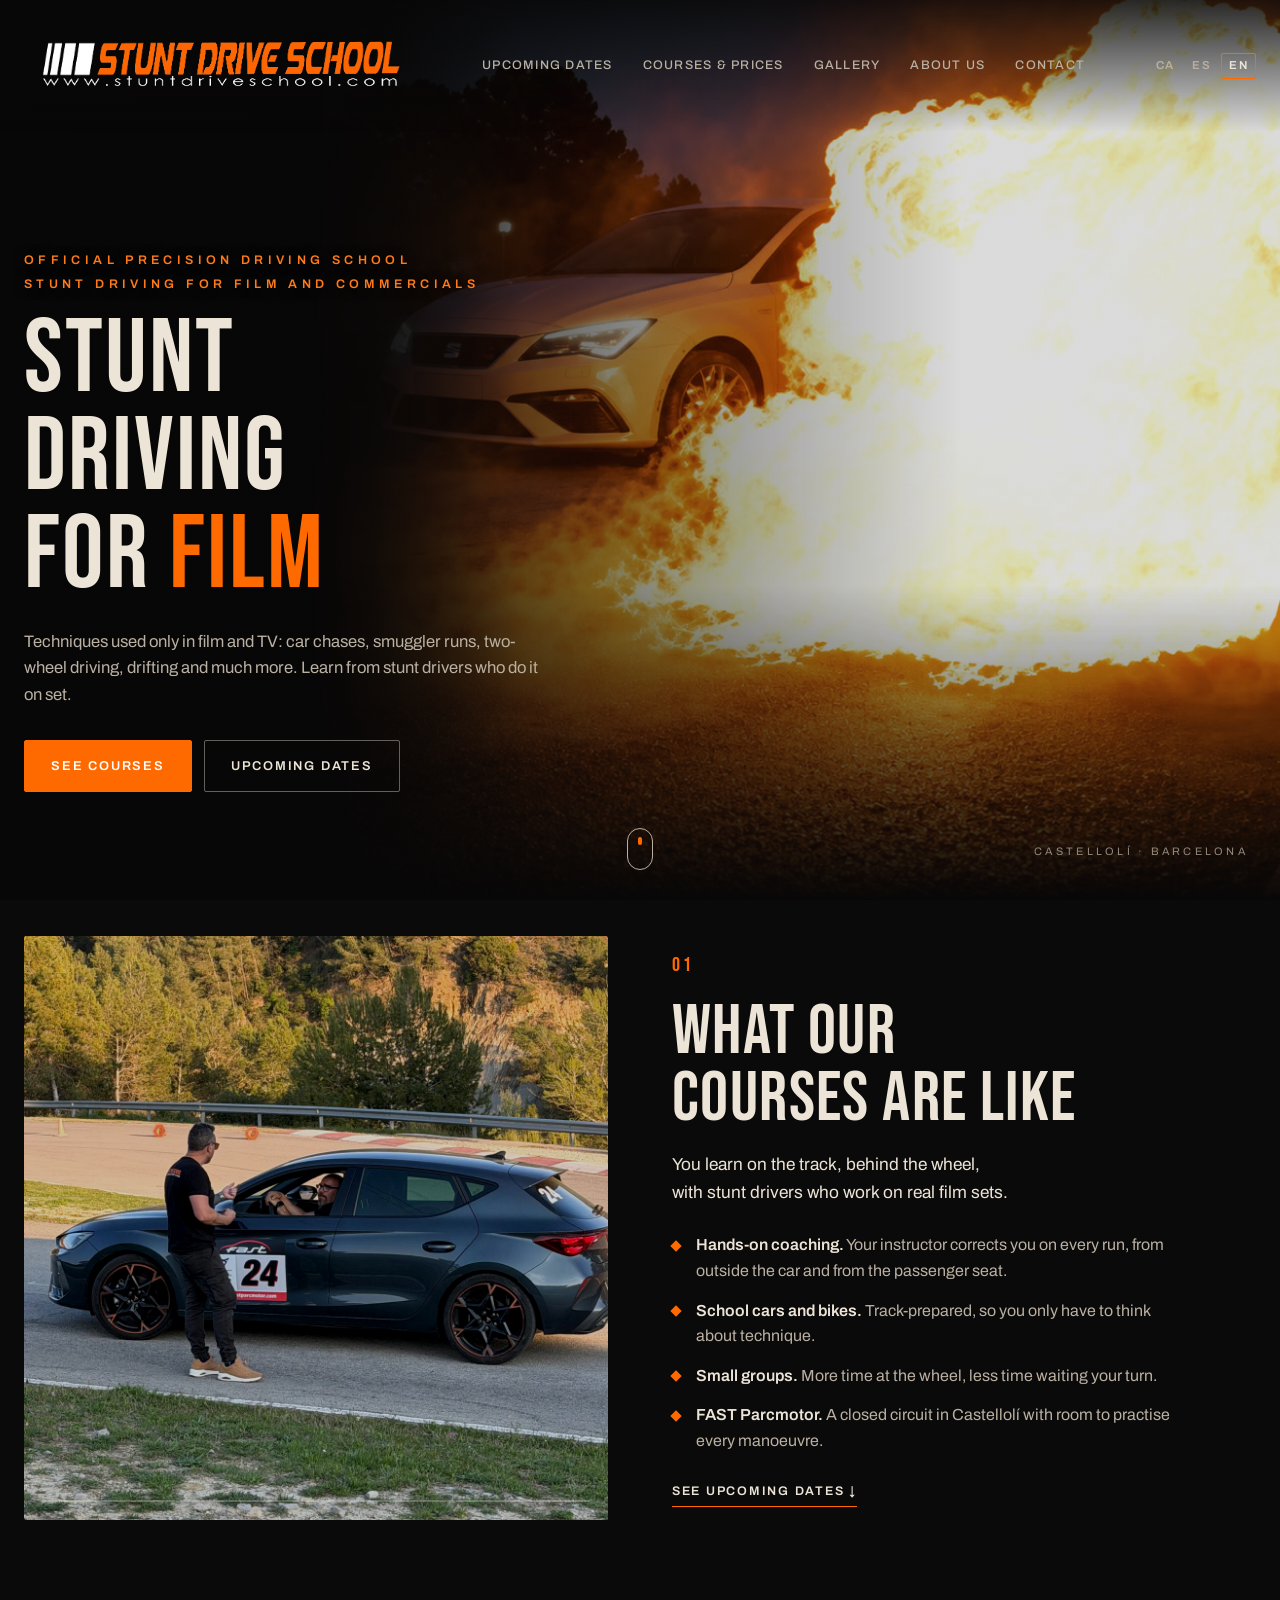
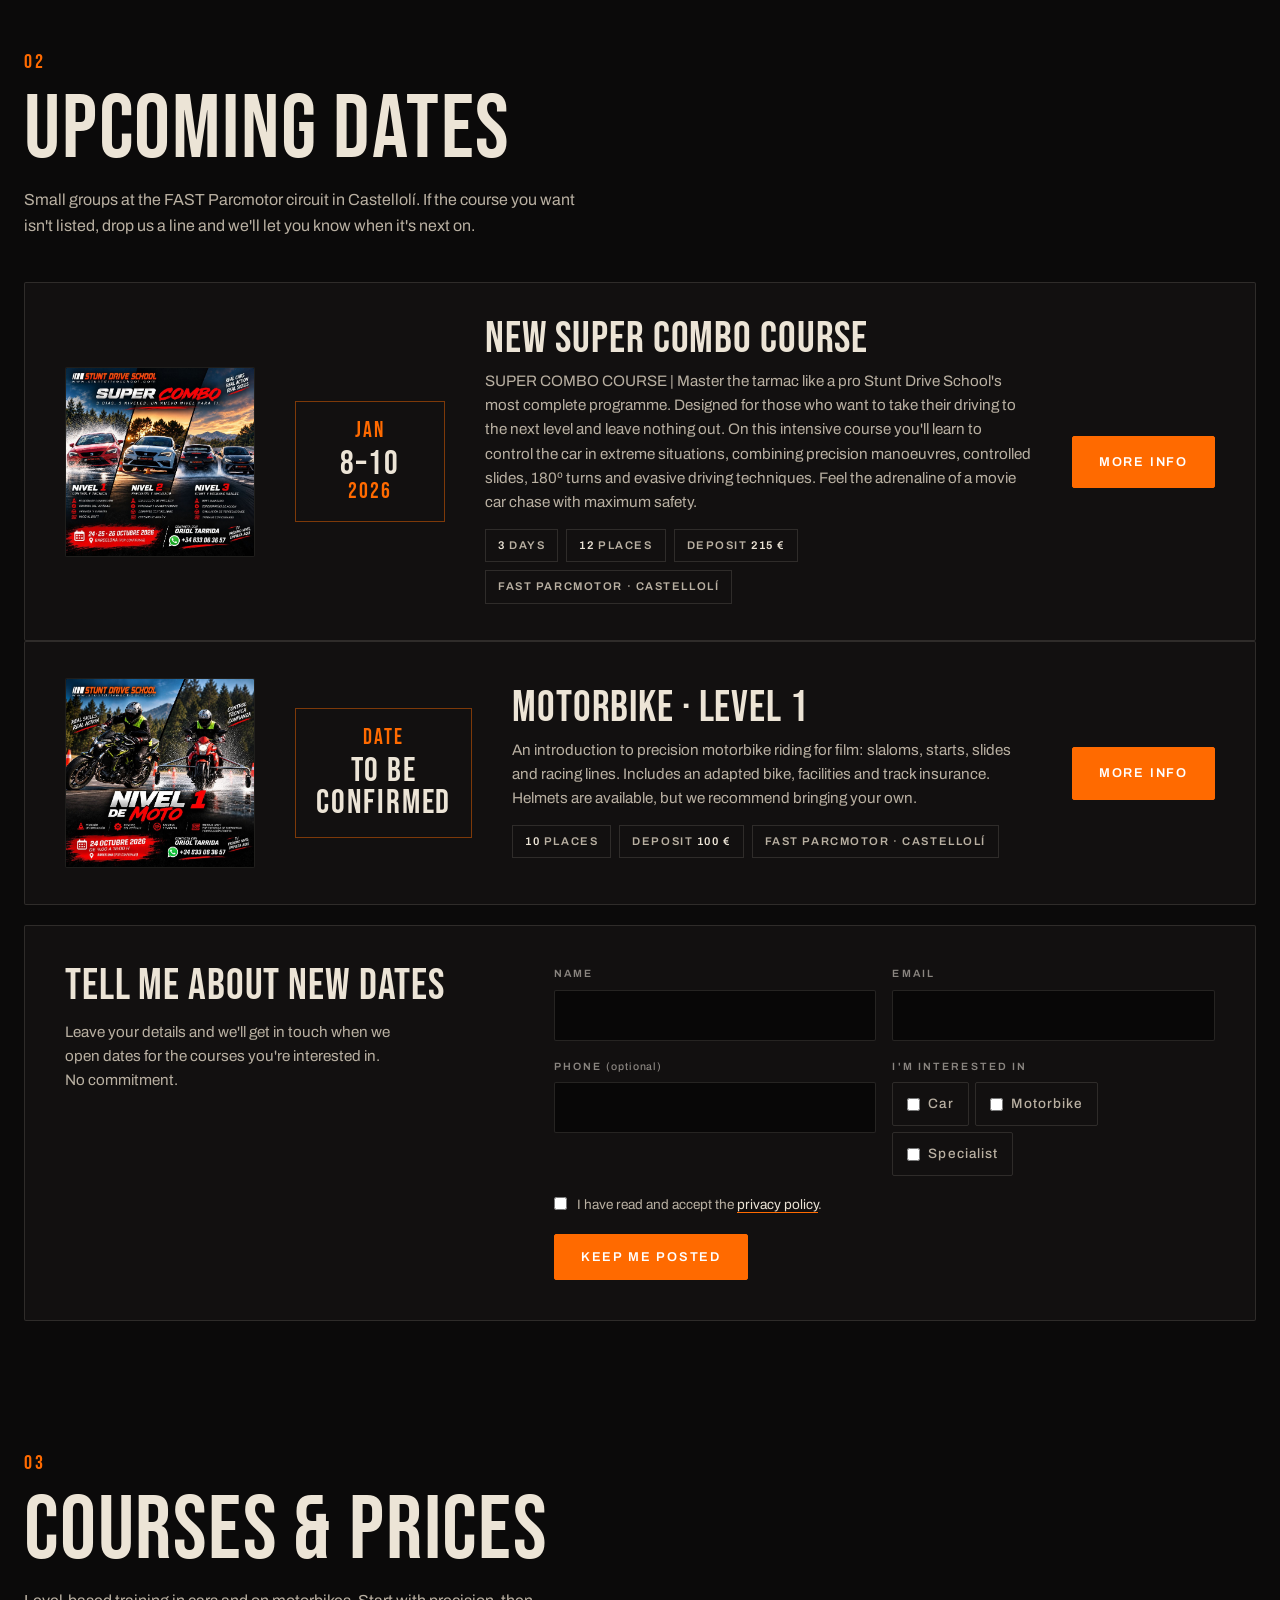
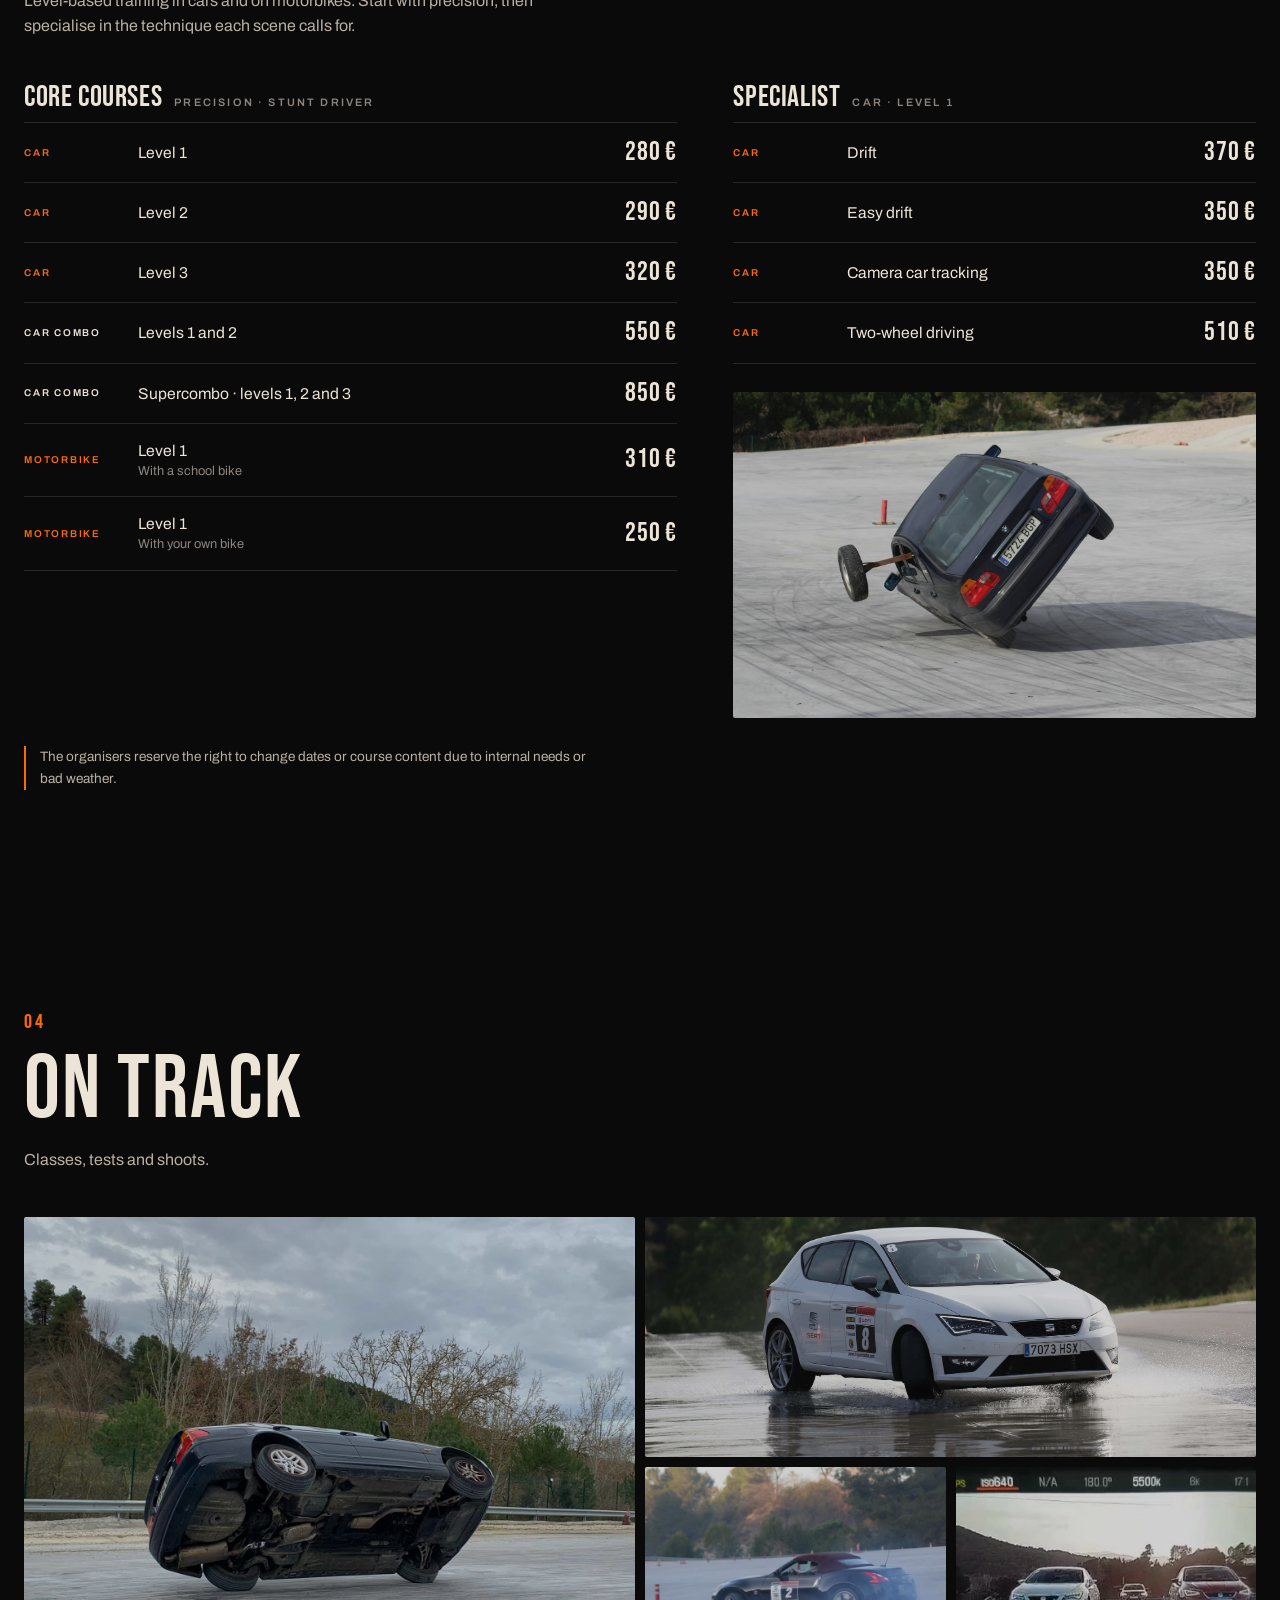
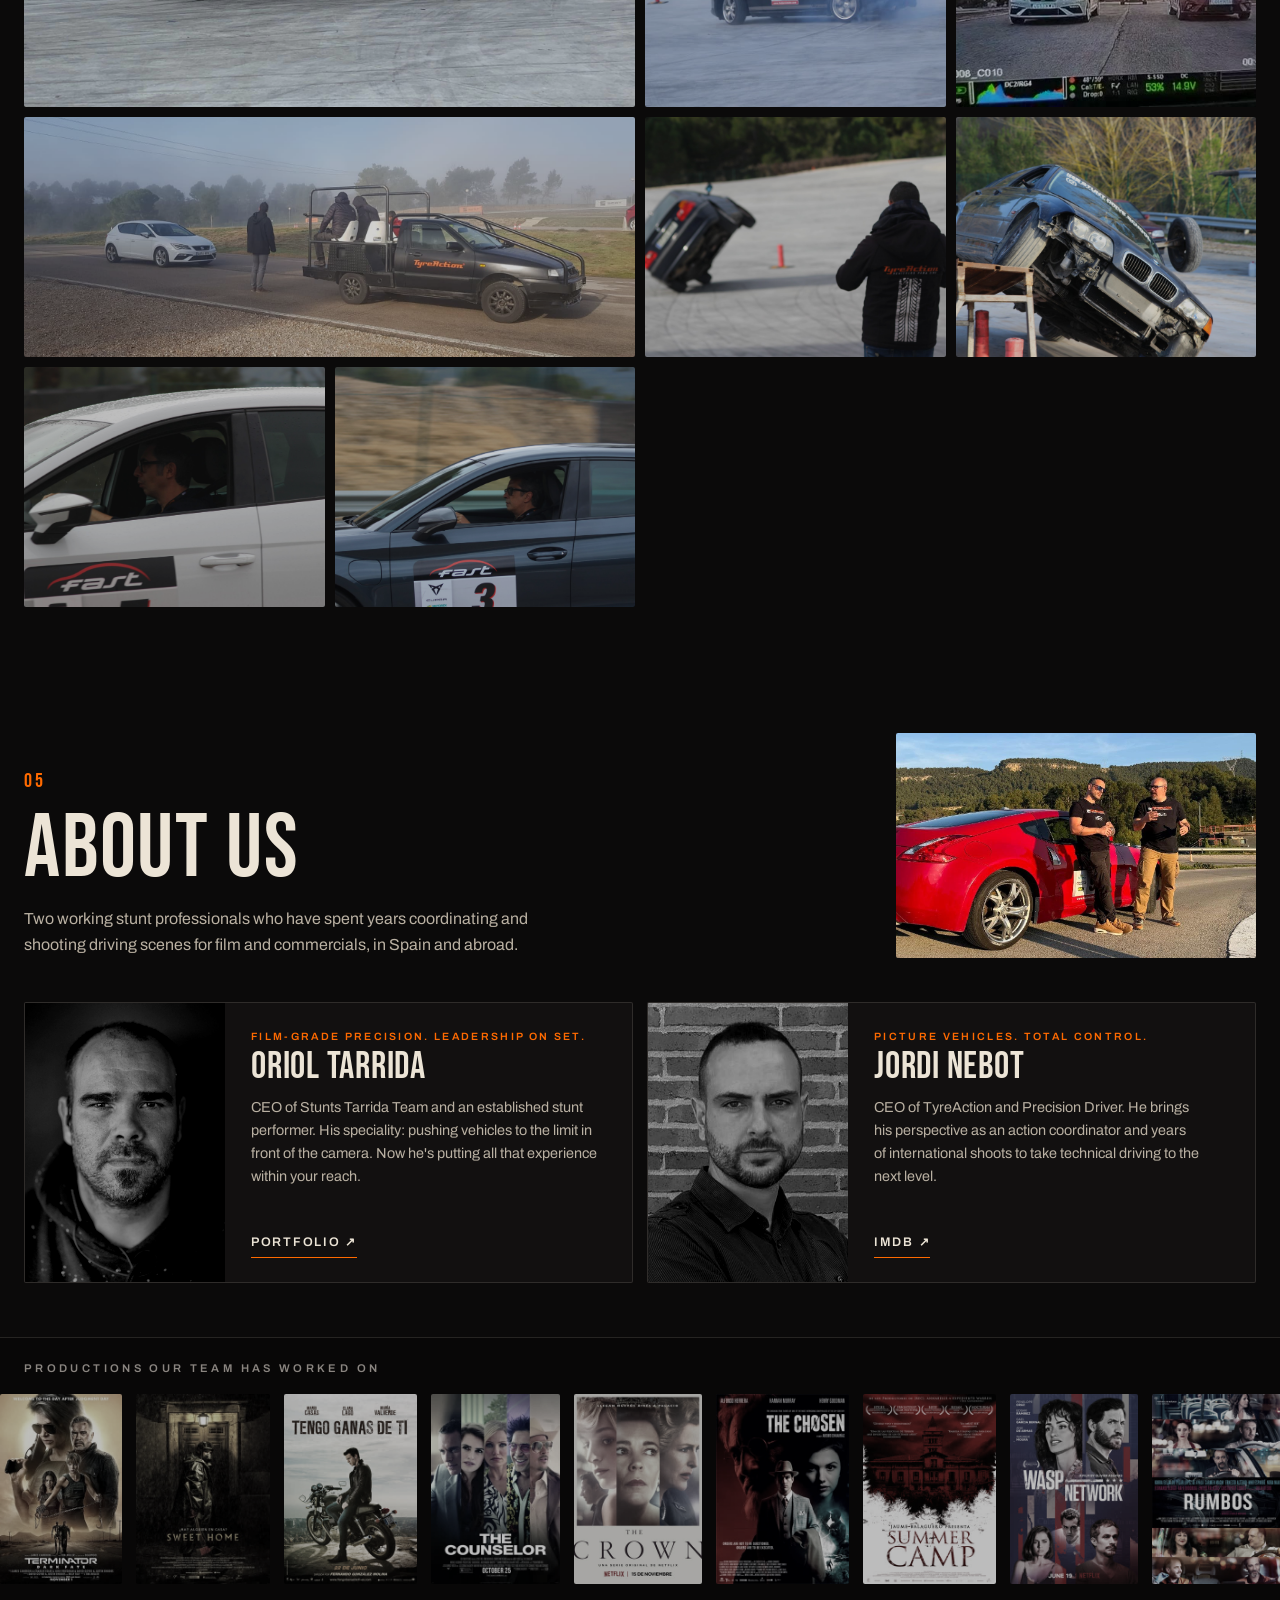
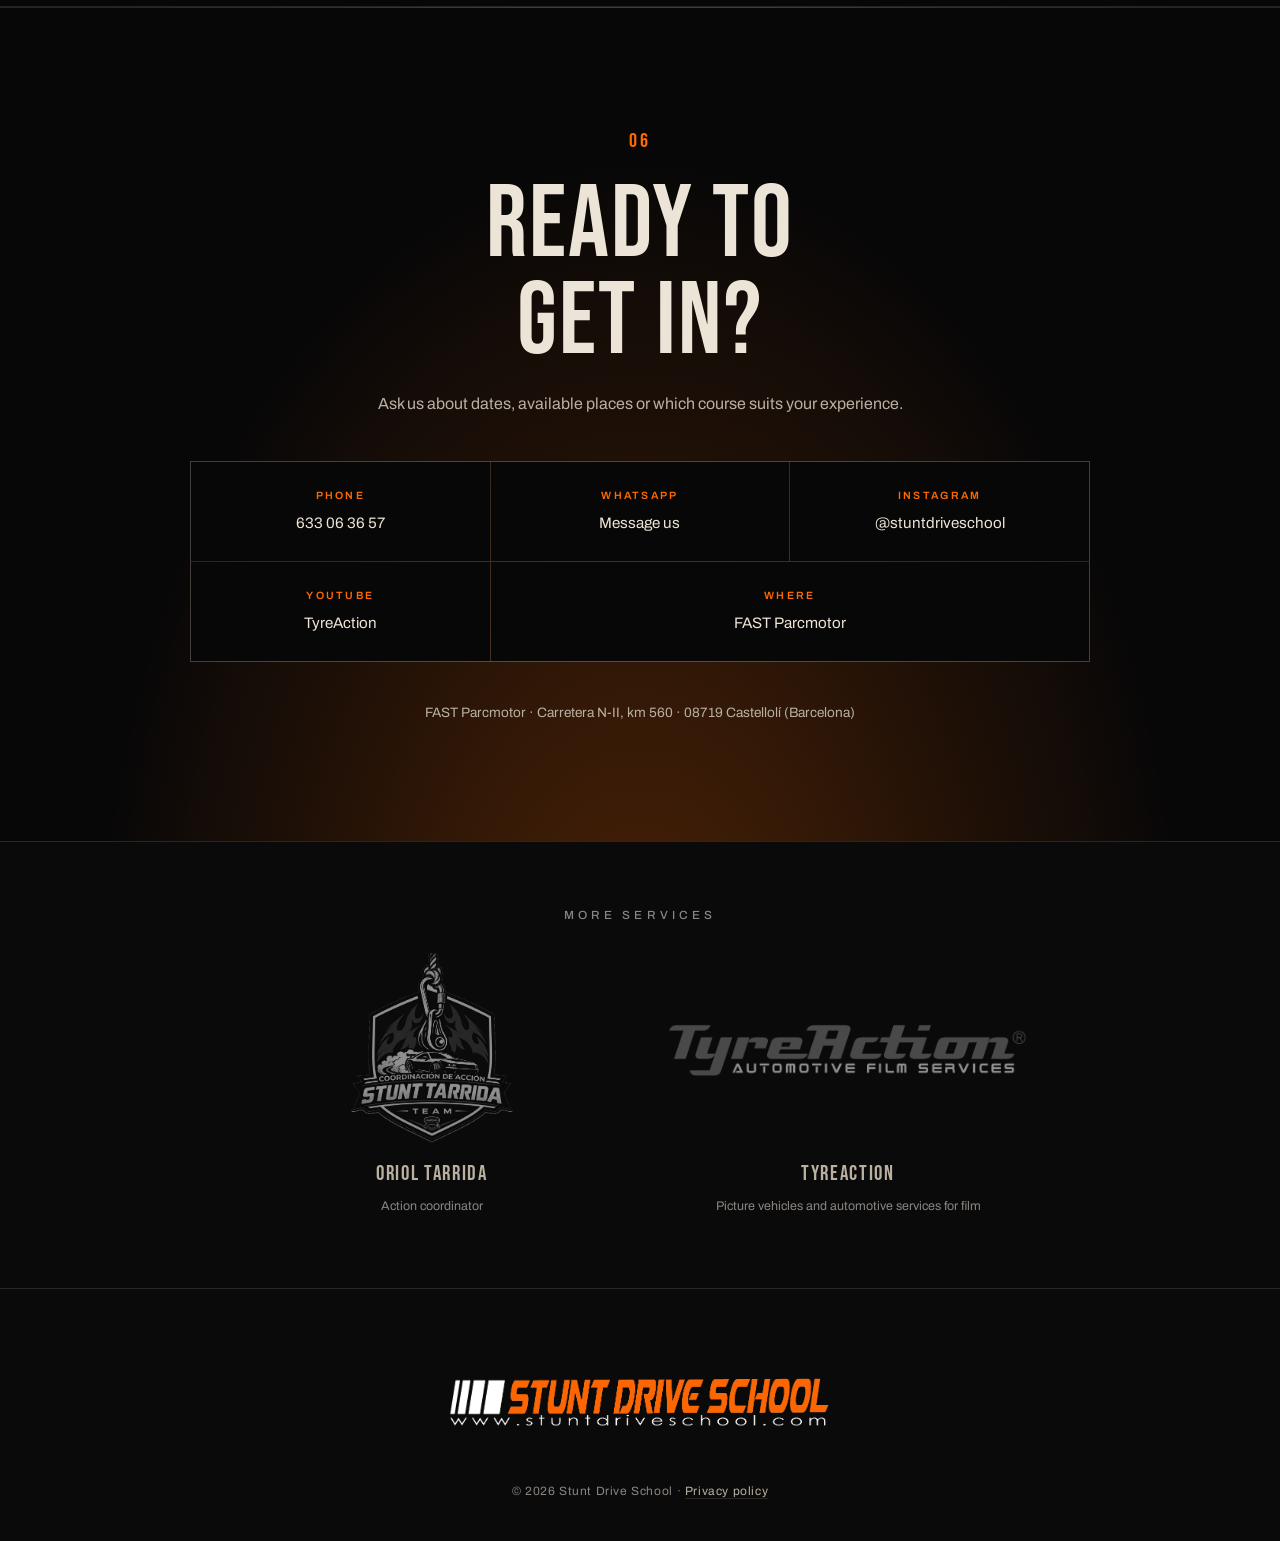
<file: index.html>
<!DOCTYPE html>
<html lang="es">
<head>
<meta charset="UTF-8">
<meta name="viewport" content="width=device-width, initial-scale=1.0">
<title data-i18n="inicio.meta.titulo">Stunt Drive School — Escuela de conducción para especialistas de cine</title>
<meta name="description" data-i18n-attr="content:inicio.meta.descripcion" content="Escuela oficial de conducción de precisión para especialistas de cine y publicidad: persecuciones, drift, coches a dos ruedas, seguimiento con camera car y moto. Cursos en Castellolí (Barcelona).">
<meta name="theme-color" content="#0b0a0a">
<link rel="icon" type="image/png" href="assets/brand/stuntdriveschool-logo.png">

<meta property="og:type" content="website">
<meta property="og:title" content="Stunt Drive School — Conducción de precisión para cine">
<meta property="og:description" content="Cursos de stunt driver y precision driver en Castellolí (Barcelona).">
<meta property="og:image" content="assets/img/hero-fuego.jpg">

<link rel="preconnect" href="https://fonts.googleapis.com">
<link rel="preconnect" href="https://fonts.gstatic.com" crossorigin>
<link href="https://fonts.googleapis.com/css2?family=Bebas+Neue&family=Archivo:wght@400;500;600&display=swap" rel="stylesheet">
<link rel="preload" as="image" href="assets/img/hero-fuego.jpg" fetchpriority="high">
<link rel="stylesheet" href="css/style.css?v=25">
<script src="js/i18n.js?v=7"></script>
</head>
<body>

<div class="scroll-progress" id="scrollProgress"><span></span></div>

<header class="site-header" id="siteHeader">
  <div class="header-inner">
    <a href="#top" class="logo-link" aria-label="Stunt Drive School — inicio" data-i18n-attr="aria-label:comun.inicioAria">
      <img src="assets/brand/stuntdriveschool-logo.png" width="1063" height="301" alt="Stunt Drive School" class="logo-img">
    </a>

    <nav class="main-nav" id="mainNav">
      <a href="#fechas" data-i18n="comun.nav.fechas">Próximas fechas</a>
      <a href="#cursos" data-i18n="comun.nav.cursos">Cursos y precios</a>
      <a href="#galeria" data-i18n="comun.nav.galeria">Galería</a>
      <a href="#equipo" data-i18n="comun.nav.equipo">Quiénes somos</a>
      <a href="#contacto" data-i18n="comun.nav.contacto">Contacto</a>
    </nav>

    <div class="header-actions">
      <div class="lang-switch" role="group" aria-label="Idioma" data-i18n-attr="aria-label:comun.idioma">
        <button type="button" data-lang="ca" lang="ca" title="Català">CA</button>
        <button type="button" data-lang="es" lang="es" title="Castellano" aria-pressed="true">ES</button>
        <button type="button" data-lang="en" lang="en" title="English">EN</button>
      </div>
      <a href="#contacto" class="btn btn-small" data-i18n="comun.reservarPlaza">Reservar plaza</a>
      <button class="nav-toggle" id="navToggle" aria-label="Menú" data-i18n-attr="aria-label:comun.menu" aria-expanded="false">
        <span></span><span></span><span></span>
      </button>
    </div>
  </div>
</header>

<main>

  <!-- ===== HERO ===== -->
  <section class="hero" id="top">
    <div class="hero-photo" id="heroPhoto">
      <img src="assets/img/hero-fuego.jpg" alt="Coche blanco atravesando una gran llamarada de fuego en pista" data-i18n-attr="alt:inicio.hero.alt" fetchpriority="high">
    </div>
    <div class="hero-scrim"></div>
    <div class="hero-content" id="heroContent">
      <p class="eyebrow"><span data-i18n="inicio.hero.eyebrow1">Escuela oficial de precisión</span><span data-i18n="inicio.hero.eyebrow2">Stunt driver para cine y publicidad</span></p>
      <h1 class="hero-title" data-i18n-html="inicio.hero.titulo">Cursos de<br>conducción<br>para <em>cine</em></h1>
      <p class="hero-sub" data-i18n="inicio.hero.sub">Técnicas exclusivas del sector audiovisual: persecuciones, contrabandistas, coches a dos ruedas, drift y mucho más. Aprende con especialistas que lo hacen en rodaje.</p>
      <div class="hero-ctas">
        <a href="#cursos" class="btn" data-i18n="inicio.hero.verCursos">Ver cursos</a>
        <a href="#fechas" class="btn btn-ghost" data-i18n="comun.nav.fechas">Próximas fechas</a>
      </div>
    </div>
    <p class="hero-motto">Castellolí · Barcelona</p>
    <a href="#experiencia" class="scroll-cue" aria-label="Bajar" data-i18n-attr="aria-label:inicio.hero.bajar"><span></span></a>
  </section>

  <!-- ===== ASÍ SON NUESTROS CURSOS ===== -->
  <section class="section curso-vivo" id="experiencia">
    <div class="vivo-grid">
      <div class="vivo-media reveal">
        <div class="slideshow" id="cursoSlideshow" aria-roledescription="carrusel" aria-label="Fotos de los cursos" data-i18n-attr="aria-roledescription:inicio.experiencia.carrusel;aria-label:inicio.experiencia.carruselAria">
        <!-- contenido:carrusel -->
        <img class="slide active" src="assets/img/carrusel/clase-cupra.jpg" alt="Instructor dando indicaciones a un alumno al volante en la pista">
        <img class="slide" src="assets/img/carrusel/clase-moto.jpg" alt="Dos alumnos en moto preparados para empezar un ejercicio" loading="lazy">
        <img class="slide" src="assets/img/carrusel/nissan-rojo.jpg" alt="Nissan 370Z rojo de la escuela en el circuito" loading="lazy">
        <img class="slide" src="assets/img/carrusel/nissan-flota.jpg" alt="Nissan 370Z descapotable de la escuela en el circuito" loading="lazy">
        <!-- /contenido:carrusel -->
          <div class="slide-progress" aria-hidden="true"></div>
          <button type="button" class="slide-arrow prev" aria-label="Foto anterior" data-i18n-attr="aria-label:inicio.experiencia.fotoAnterior">&#10094;</button>
          <button type="button" class="slide-arrow next" aria-label="Foto siguiente" data-i18n-attr="aria-label:inicio.experiencia.fotoSiguiente">&#10095;</button>
        </div>
      </div>
      <div class="vivo-text reveal">
        <span class="sec-index">01</span>
        <h2 data-i18n="inicio.experiencia.titulo">Así son nuestros cursos</h2>
        <p class="lead" data-i18n="inicio.experiencia.lead">Se aprende en pista, al volante, con especialistas que conducen en rodajes de verdad.</p>
        <ul class="features">
          <li data-i18n-html="inicio.experiencia.f1"><strong>Instrucción a pie de coche.</strong> El instructor te corrige en cada pasada, desde fuera y desde dentro.</li>
          <li data-i18n-html="inicio.experiencia.f2"><strong>Coches y motos de la escuela.</strong> Preparados para pista, para que solo te preocupes de la técnica.</li>
          <li data-i18n-html="inicio.experiencia.f3"><strong>Grupos reducidos.</strong> Más tiempo al volante y menos esperando turno.</li>
          <li data-i18n-html="inicio.experiencia.f4"><strong>FAST Parcmotor.</strong> Un circuito cerrado en Castellolí, con espacio para practicar cada maniobra.</li>
        </ul>
        <div class="text-links"><a href="#fechas" data-i18n="inicio.experiencia.verFechas">Ver próximas fechas ↓</a></div>
      </div>
    </div>
  </section>

  <!-- ===== PRÓXIMAS FECHAS ===== -->
  <section class="section section-tight" id="fechas">
    <div class="section-head reveal">
      <span class="sec-index">02</span>
      <h2 data-i18n="comun.nav.fechas">Próximas fechas</h2>
      <p data-i18n="inicio.fechas.intro">Grupos reducidos en el circuito FAST Parcmotor de Castellolí. Si te interesa un curso que no aparece, escríbenos y te avisamos de la próxima convocatoria.</p>
    </div>
    <!-- contenido:fechas -->
    <article class="event event-con-foto reveal">
      <a class="event-foto" href="cursos/super-combo/" aria-label="Más información: Nuevo curso Super combo"><img src="assets/img/fechas/09169526a99d.jpg" alt="Nuevo curso Super combo" loading="lazy"></a>
      <div class="event-date">Ene<b>8–10</b>2026</div>
      <div>
        <h3>Nuevo curso Super combo</h3>
        <p>CURSO SUPER COMBO | Domina el asfalto como un profesional
El programa más completo de Stunt Drive School. Diseñado para quienes quieren llevar su conducción al siguiente nivel sin dejarse nada en el tintero. En este curso intensivo aprenderás a controlar el coche en situaciones extremas, uniendo maniobras de precisión, derrapes controlados, giros de 180º y técnicas de evasión.
Siente la adrenalina de una persecución de cine con la máxima seguridad.</p>
        <div class="event-facts">
          <span><b>3</b> días</span>
          <span><b>12</b> plazas</span>
          <span>Reserva <b>215 €</b></span>
          <span>FAST Parcmotor · Castellolí</span>
        </div>
      </div>
      <a href="cursos/super-combo/" class="btn">Más información</a>
    </article>
    <article class="event event-con-foto reveal">
      <a class="event-foto" href="cursos/moto-nivel-1/" aria-label="Más información: Moto · Nivel 1"><img src="assets/img/fechas/678229727dba.jpg" alt="Moto · Nivel 1" loading="lazy"></a>
      <div class="event-date">Fecha<b>Por<br>confirmar</b></div>
      <div>
        <h3>Moto · Nivel 1</h3>
        <p>Iniciación a la conducción de moto de precisión para cine: slaloms, salidas, derrapes y trazadas. Incluye moto adaptada, instalaciones y seguro de pista. Hay cascos, pero recomendamos traer el tuyo.</p>
        <div class="event-facts">
          <span><b>10</b> plazas</span>
          <span>Reserva <b>100 €</b></span>
          <span>FAST Parcmotor · Castellolí</span>
        </div>
      </div>
      <a href="cursos/moto-nivel-1/" class="btn">Más información</a>
    </article>
    <!-- /contenido:fechas -->

    <!-- Lista de interesados: los datos van al servicio del minipc (data-api) -->
    <div class="notify reveal" id="avisos">
      <div class="notify-text">
        <h3 data-i18n="inicio.avisos.titulo">Avísame de nuevas fechas</h3>
        <p data-i18n="inicio.avisos.texto">Déjanos tus datos y te escribimos cuando abramos convocatoria de los cursos que te interesan. Sin compromiso.</p>
      </div>
      <form class="notify-form" id="avisosForm" novalidate
            data-api="https://api.stuntdriveschool.com/interesados"
            data-sitekey="0x4AAAAAAFyx1kmdXgqo5bX-">
        <div class="field">
          <label for="avNombre" data-i18n="inicio.avisos.nombre">Nombre</label>
          <input id="avNombre" name="nombre" type="text" autocomplete="name" maxlength="80" required>
        </div>
        <div class="field">
          <label for="avEmail" data-i18n="inicio.avisos.email">Email</label>
          <input id="avEmail" name="email" type="email" autocomplete="email" maxlength="254" required>
        </div>
        <div class="field">
          <label for="avTel" data-i18n-html="inicio.avisos.telefono">Teléfono <span>(opcional)</span></label>
          <input id="avTel" name="telefono" type="tel" autocomplete="tel" maxlength="20" inputmode="tel">
        </div>
        <fieldset class="field">
          <legend data-i18n="inicio.avisos.meInteresa">Me interesa</legend>
          <div class="chips">
            <label class="chip"><input type="checkbox" name="intereses" value="coche"> <span data-i18n="inicio.avisos.coche">Coche</span></label>
            <label class="chip"><input type="checkbox" name="intereses" value="moto"> <span data-i18n="inicio.avisos.moto">Moto</span></label>
            <label class="chip"><input type="checkbox" name="intereses" value="especificos"> <span data-i18n="inicio.avisos.especificos">Específicos</span></label>
          </div>
        </fieldset>
        <div class="hp" aria-hidden="true">
          <label for="avWeb">No rellenar</label>
          <input id="avWeb" name="web" type="text" tabindex="-1" autocomplete="off">
        </div>
        <label class="consent">
          <input type="checkbox" name="consentimiento" required>
          <span data-i18n-html="inicio.avisos.consentimiento">He leído y acepto la <a href="privacidad.html" target="_blank">política de privacidad</a>.</span>
        </label>
        <div class="turnstile" id="avTurnstile"></div>
        <div class="notify-actions">
          <button type="submit" class="btn" data-i18n="inicio.avisos.enviar">Quiero que me aviséis</button>
          <p class="notify-msg" id="avisosMsg" role="status" aria-live="polite"></p>
        </div>
      </form>
    </div>
  </section>

  <!-- ===== CURSOS ===== -->
  <section class="section section-tight" id="cursos">
    <div class="section-head reveal">
      <span class="sec-index">03</span>
      <h2 data-i18n="comun.nav.cursos">Cursos y precios</h2>
      <p data-i18n="inicio.cursos.intro">Formación por niveles en coche y moto. Empieza por la precisión y especialízate en la técnica que pide cada escena.</p>
    </div>

    <!-- contenido:cursos -->
    <div class="course-cols">
      <div class="reveal">
        <h3>Genéricos <small>Precisión · Stunt driver</small></h3>
        <ul class="price-list">
          <li><span class="pl-tag">Coche</span><span class="pl-name">Nivel 1</span><span class="pl-price">280 €</span></li>
          <li><span class="pl-tag">Coche</span><span class="pl-name">Nivel 2</span><span class="pl-price">290 €</span></li>
          <li><span class="pl-tag">Coche</span><span class="pl-name">Nivel 3</span><span class="pl-price">320 €</span></li>
          <li class="pl-combo"><span class="pl-tag">Combo coche</span><span class="pl-name">Niveles 1 y 2</span><span class="pl-price">550 €</span></li>
          <li class="pl-combo"><span class="pl-tag">Combo coche</span><span class="pl-name">Supercombo · niveles 1, 2 y 3</span><span class="pl-price">850 €</span></li>
          <li><span class="pl-tag">Moto</span><span class="pl-name">Nivel 1 <span>Con moto de la escuela</span></span><span class="pl-price">310 €</span></li>
          <li><span class="pl-tag">Moto</span><span class="pl-name">Nivel 1 <span>Con moto propia</span></span><span class="pl-price">250 €</span></li>
        </ul>
      </div>
      <div class="reveal">
        <h3>Específicos <small>Coche · nivel 1</small></h3>
        <ul class="price-list">
          <li><span class="pl-tag">Coche</span><span class="pl-name">Drift</span><span class="pl-price">370 €</span></li>
          <li><span class="pl-tag">Coche</span><span class="pl-name">Easy drift</span><span class="pl-price">350 €</span></li>
          <li><span class="pl-tag">Coche</span><span class="pl-name">Seguimiento de camera car</span><span class="pl-price">350 €</span></li>
          <li><span class="pl-tag">Coche</span><span class="pl-name">Dos ruedas</span><span class="pl-price">510 €</span></li>
        </ul>
        <div class="course-media">
          <img src="assets/img/curso-destacado.jpg" alt="Coche circulando sobre dos ruedas en la pista" loading="lazy">
        </div>
      </div>
    </div>
    <!-- /contenido:cursos -->
    <p class="course-note reveal" data-i18n="inicio.cursos.nota">La organización se reserva el derecho de modificar fechas o temario según necesidades internas o inclemencias del tiempo.</p>
  </section>

  <!-- ===== GALERÍA ===== -->
  <section class="section" id="galeria">
    <div class="section-head reveal">
      <span class="sec-index">04</span>
      <h2 data-i18n="inicio.galeria.titulo">En pista</h2>
      <p data-i18n="inicio.galeria.intro">Clases, pruebas y rodajes.</p>
    </div>
    <div class="gallery">
      <!-- contenido:galeria -->
      <figure class="g-wide g-tall reveal"><img src="assets/img/dos-ruedas.jpg" alt="Coche negro levantado sobre dos ruedas" loading="lazy"></figure>
      <figure class="g-wide reveal"><img src="assets/img/precision-agua.jpg" alt="Coche de la escuela frenando sobre pista mojada" loading="lazy"></figure>
      <figure class="reveal"><img src="assets/img/drift.jpg" alt="Deportivo derrapando en pista" loading="lazy"></figure>
      <figure class="reveal"><img src="assets/img/monitor.jpg" alt="Monitor de cámara durante un plano de persecución" loading="lazy"></figure>
      <figure class="g-wide reveal"><img src="assets/img/camaracar.jpg" alt="Camera car siguiendo a un coche en la pista" loading="lazy"></figure>
      <figure class="reveal"><img src="assets/img/galeria/a43271169a6b.jpg" alt="" loading="lazy"></figure>
      <figure class="reveal"><img src="assets/img/galeria/b5c2865ea87f.jpg" alt="" loading="lazy"></figure>
      <figure class="reveal"><img src="assets/img/galeria/ba0e5b589aa6.jpg" alt="" loading="lazy"></figure>
      <figure class="reveal"><img src="assets/img/galeria/9d0c52cdfca2.jpg" alt="" loading="lazy"></figure>
      <!-- /contenido:galeria -->
    </div>
  </section>

  <!-- ===== EQUIPO ===== -->
  <section class="section section-tight" id="equipo">
    <div class="equipo-head">
      <div class="section-head reveal">
        <span class="sec-index">05</span>
        <h2 data-i18n="comun.nav.equipo">Quiénes somos</h2>
        <p data-i18n="inicio.equipo.intro">Dos especialistas en activo que llevan años coordinando y rodando escenas de conducción en cine y publicidad, nacionales e internacionales.</p>
      </div>
      <figure class="team-photo reveal"><img src="assets/img/equipo.jpg?v=ede46cc6" alt="Oriol Tarrida y Jordi Nebot junto a un coche de la escuela en el circuito" data-i18n-attr="alt:inicio.equipo.fotoAlt" loading="lazy"></figure>
    </div>
    <div class="team">
      <article class="member reveal">
        <img src="assets/img/oriol.jpg" alt="Retrato de Oriol Tarrida" data-i18n-attr="alt:inicio.equipo.oriolAlt" loading="lazy">
        <div class="member-info">
          <span class="member-role" data-i18n="inicio.equipo.oriolRol">Precisión de cine. Liderazgo en el set.</span>
          <h3>Oriol Tarrida</h3>
          <p data-i18n="inicio.equipo.oriolBio">CEO de Stunts Tarrida Team y especialista de acción consolidado. Su especialidad: llevar los vehículos al extremo frente a las cámaras. Ahora, pone toda esa experiencia a tu alcance.</p>
          <div class="text-links"><a href="https://orioltarrida.com/" target="_blank" rel="noopener">Portfolio ↗</a></div>
        </div>
      </article>
      <article class="member reveal">
        <img src="assets/img/jordi.jpg" alt="Retrato de Jordi Nebot" data-i18n-attr="alt:inicio.equipo.jordiAlt" loading="lazy">
        <div class="member-info">
          <span class="member-role" data-i18n="inicio.equipo.jordiRol">Vehículos de cine. Control absoluto.</span>
          <h3>Jordi Nebot</h3>
          <p data-i18n="inicio.equipo.jordiBio">CEO de TyreAction y Precision Driver. Aporta su visión como coordinador de acción y años de rodajes internacionales para llevar la conducción técnica al siguiente nivel.</p>
          <div class="text-links"><a href="https://www.imdb.com/name/nm5770910/" target="_blank" rel="noopener">IMDb ↗</a></div>
        </div>
      </article>
    </div>
  </section>

  <!-- ===== CASOS DE ÉXITO ===== -->
  <div class="posters" aria-label="Producciones en las que ha trabajado el equipo" data-i18n-attr="aria-label:inicio.posters.aria">
    <p class="posters-label" data-i18n="inicio.posters.label">Producciones en las que ha participado nuestro equipo</p>
    <div class="posters-track" id="postersTrack">
      <!-- contenido:posters -->
      <ul class="posters-group"><li><img src="assets/img/posters/p01.jpg" alt="" height="190"></li><li><img src="assets/img/posters/p02.jpg" alt="" height="190"></li><li><img src="assets/img/posters/p03.jpg" alt="" height="190"></li><li><img src="assets/img/posters/p04.jpg" alt="" height="190"></li><li><img src="assets/img/posters/p05.jpg" alt="" height="190"></li><li><img src="assets/img/posters/p06.jpg" alt="" height="190"></li><li><img src="assets/img/posters/p07.jpg" alt="" height="190"></li><li><img src="assets/img/posters/p08.jpg" alt="" height="190"></li><li><img src="assets/img/posters/p09.jpg" alt="" height="190"></li><li><img src="assets/img/posters/p10.jpg" alt="" height="190"></li><li><img src="assets/img/posters/p11.jpg" alt="" height="190"></li><li><img src="assets/img/posters/p12.jpg" alt="" height="190"></li><li><img src="assets/img/posters/p13.jpg" alt="" height="190"></li><li><img src="assets/img/posters/p14.jpg" alt="" height="190"></li><li><img src="assets/img/posters/p15.jpg" alt="" height="190"></li><li><img src="assets/img/posters/p16.jpg" alt="" height="190"></li><li><img src="assets/img/posters/p17.jpg" alt="" height="190"></li><li><img src="assets/img/posters/p18.jpg" alt="" height="190"></li><li><img src="assets/img/posters/p19.jpg" alt="" height="190"></li><li><img src="assets/img/posters/p20.jpg" alt="" height="190"></li><li><img src="assets/img/posters/p21.jpg" alt="" height="190"></li><li><img src="assets/img/posters/p22.jpg" alt="" height="190"></li><li><img src="assets/img/posters/p23.jpg" alt="" height="190"></li><li><img src="assets/img/posters/p24.jpg" alt="" height="190"></li><li><img src="assets/img/posters/p25.jpg" alt="" height="190"></li></ul>
      <!-- /contenido:posters -->
    </div>
  </div>

  <!-- ===== CONTACTO ===== -->
  <section class="contact" id="contacto">
    <div class="contact-inner reveal">
      <span class="sec-index">06</span>
      <h2 data-i18n-html="inicio.contacto.titulo">¿Te subes<br>al coche?</h2>
      <p class="lead" data-i18n="inicio.contacto.lead">Pregúntanos por fechas, plazas libres o qué curso encaja con tu experiencia.</p>
      <div class="contact-grid cols-3">
        <a href="tel:+34633063657" class="contact-item"><span data-i18n="inicio.contacto.telefono">Teléfono</span>633 06 36 57</a>
        <a href="https://wa.me/34633063657" target="_blank" rel="noopener" class="contact-item" data-i18n-html="inicio.contacto.whatsapp"><span>WhatsApp</span>Escríbenos</a>
        <a href="https://www.instagram.com/stuntdriveschool/" target="_blank" rel="noopener" class="contact-item"><span>Instagram</span>@stuntdriveschool</a>
        <a href="https://www.youtube.com/user/Tyreaction/videos" target="_blank" rel="noopener" class="contact-item"><span>YouTube</span>TyreAction</a>
        <a href="https://maps.google.com/?q=FAST+Parcmotor+Castellol%C3%AD" target="_blank" rel="noopener" class="contact-item"><span data-i18n="inicio.contacto.donde">Dónde</span>FAST Parcmotor</a>
      </div>
      <p class="contact-address">FAST Parcmotor · Carretera N-II, km 560 · 08719 Castellolí (Barcelona)</p>
    </div>
  </section>

  <section class="more-services" id="mas-servicios">
    <p class="more-label" data-i18n="inicio.mas.label">Más servicios</p>
    <div class="more-grid">
      <a href="https://orioltarrida.com/" target="_blank" rel="noopener" class="more-item">
        <img src="assets/brand/oriol-tarrida-logo.png" alt="Oriol Tarrida" loading="lazy">
        <span class="more-name">Oriol Tarrida</span>
        <span class="more-desc" data-i18n="inicio.mas.oriol">Coordinador de acción</span>
      </a>
      <a href="https://tyreaction.com/" target="_blank" rel="noopener" class="more-item">
        <img src="assets/brand/tyreaction-logo.png" alt="TyreAction" loading="lazy">
        <span class="more-name">TyreAction</span>
        <span class="more-desc" data-i18n="inicio.mas.tyreaction">Vehículos y servicios de automoción para cine</span>
      </a>
    </div>
  </section>

</main>

<footer class="site-footer">
  <img src="assets/brand/stuntdriveschool-logo.png" width="1063" height="301" alt="Stunt Drive School" class="footer-logo" style="height:auto;width:min(420px,80vw)" loading="lazy">
  <p>© <span id="year">2026</span> <span class="pie-marca" id="pieMarca" data-admin="https://api.stuntdriveschool.com/admin">Stunt Drive School</span> · <a href="privacidad.html" data-i18n="comun.privacidad">Política de privacidad</a></p>
</footer>

<script src="js/main.js?v=7"></script>
</body>
</html>
</file>
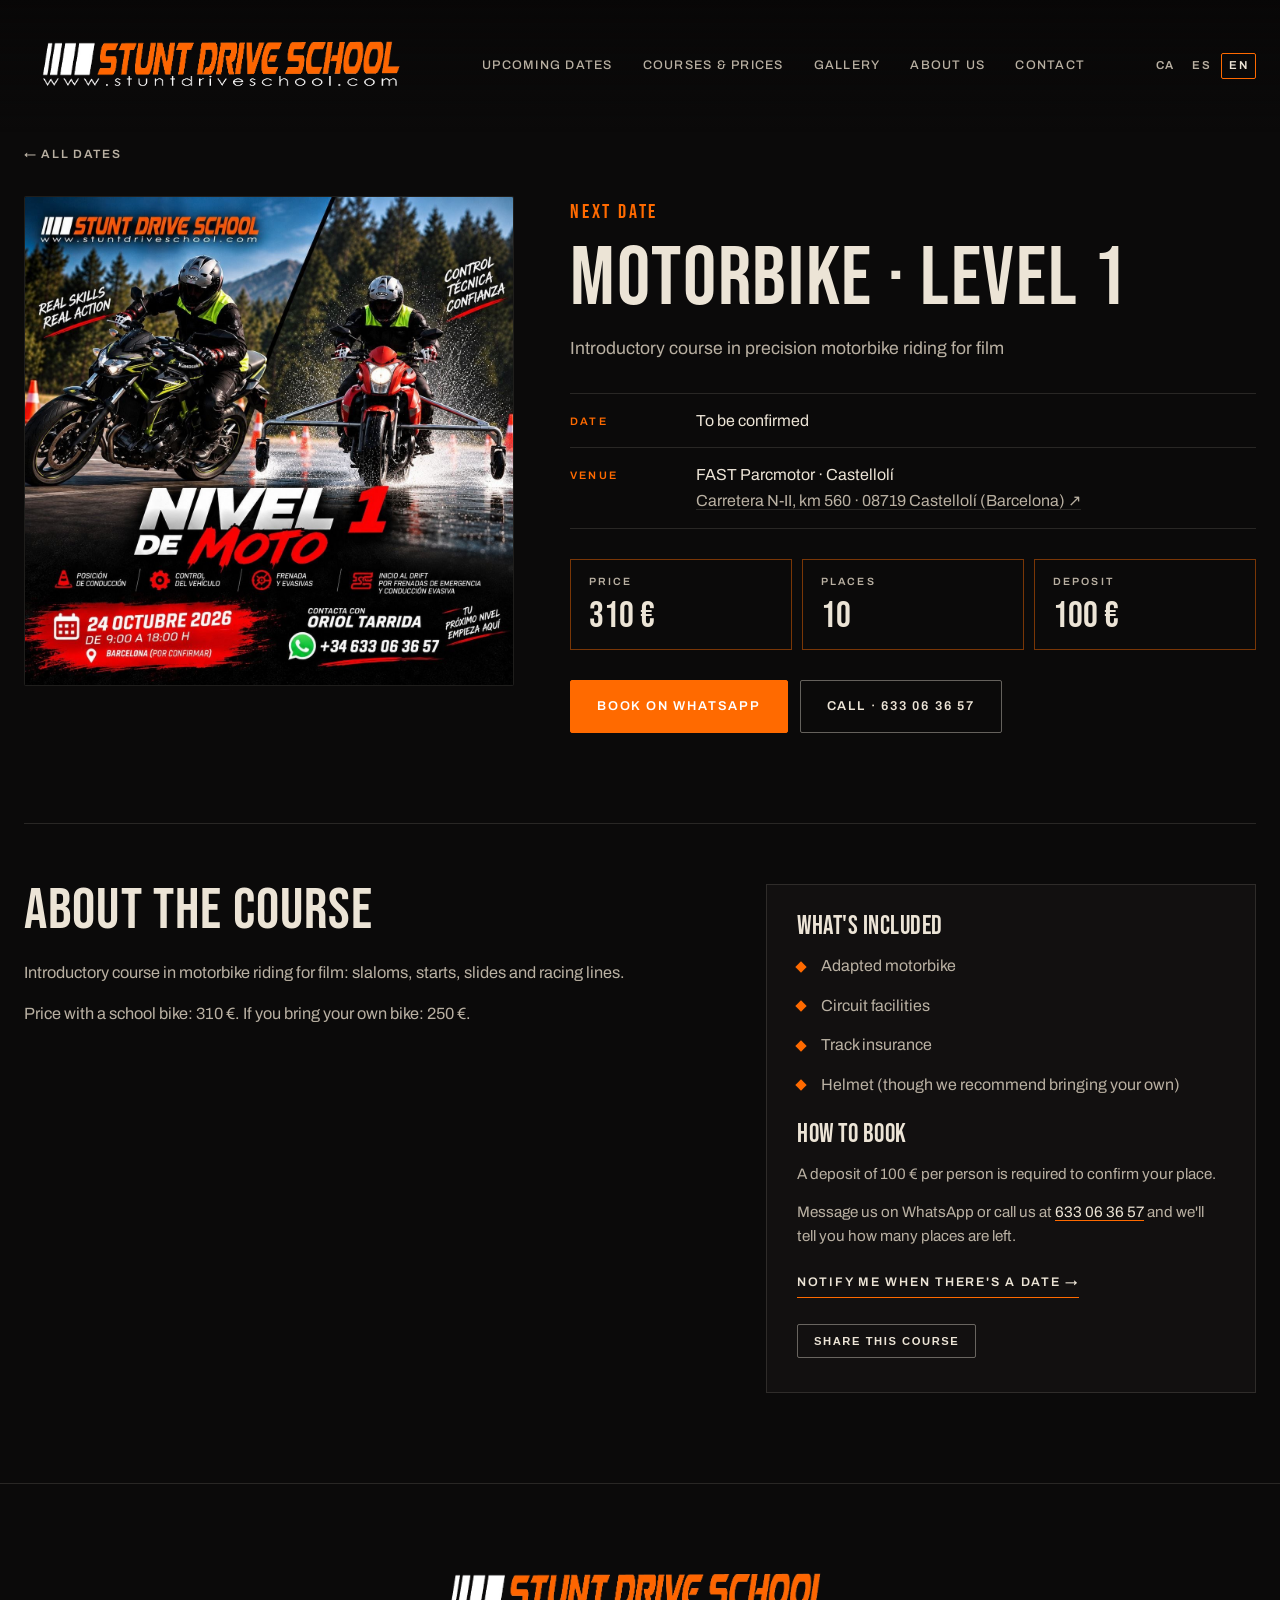
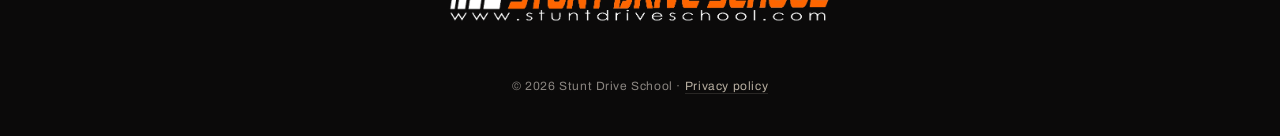
<file: cursos/moto-nivel-1/index.html>
<!DOCTYPE html>
<html lang="es">
<head>
<meta charset="UTF-8">
<meta name="viewport" content="width=device-width, initial-scale=1.0">
<title>Moto · Nivel 1 — Stunt Drive School</title>
<meta name="description" content="Curso de iniciación a la conducción de moto de precisión para cine">
<meta name="theme-color" content="#0b0a0a">
<link rel="icon" type="image/png" href="../../assets/brand/stuntdriveschool-logo.png">
<meta property="og:type" content="website">
<meta property="og:title" content="Moto · Nivel 1 — Stunt Drive School">
<meta property="og:description" content="Curso de iniciación a la conducción de moto de precisión para cine">
<meta property="og:image" content="../../assets/img/fechas/678229727dba.jpg">
<link rel="preconnect" href="https://fonts.googleapis.com">
<link rel="preconnect" href="https://fonts.gstatic.com" crossorigin>
<link href="https://fonts.googleapis.com/css2?family=Bebas+Neue&family=Archivo:wght@400;500;600&display=swap" rel="stylesheet">
<link rel="stylesheet" href="../../css/style.css?v=25">
</head>
<body>
<!-- Página generada por el panel desde data/contenido.json: no editar a mano -->

<div class="scroll-progress" id="scrollProgress"><span></span></div>

<header class="site-header" id="siteHeader">
  <div class="header-inner">
    <a href="../../index.html" class="logo-link" aria-label="Stunt Drive School — inicio">
      <img src="../../assets/brand/stuntdriveschool-logo.png" width="1063" height="301" alt="Stunt Drive School" class="logo-img">
    </a>
    <nav class="main-nav" id="mainNav">
      <a href="../../index.html#fechas">Próximas fechas</a>
      <a href="../../index.html#cursos">Cursos y precios</a>
      <a href="../../index.html#galeria">Galería</a>
      <a href="../../index.html#equipo">Quiénes somos</a>
      <a href="../../index.html#contacto">Contacto</a>
    </nav>
    <div class="header-actions">
      <a href="https://wa.me/34633063657?text=Hola%2C%20quiero%20informaci%C3%B3n%20del%20curso%20de%20Moto%20%C2%B7%20Nivel%201" target="_blank" rel="noopener" class="btn btn-small">Reservar plaza</a>
      <button class="nav-toggle" id="navToggle" aria-label="Menú" aria-expanded="false">
        <span></span><span></span><span></span>
      </button>
    </div>
  </div>
</header>

<main class="curso-pag">
  <div class="curso-volver"><a href="../../index.html#fechas">← Todas las fechas</a></div>

  <section class="curso-cabecera con-foto">
    <a class="curso-cartel reveal" href="../../assets/img/fechas/678229727dba.jpg" target="_blank" rel="noopener" title="Ver en grande"><img src="../../assets/img/fechas/678229727dba.jpg" alt="Moto · Nivel 1"></a>
    <div class="curso-info reveal">
      <span class="sec-index">Próxima fecha</span>
      <h1>Moto · Nivel 1</h1>
      <p class="lead">Curso de iniciación a la conducción de moto de precisión para cine</p>
      <dl class="curso-datos">
          <div><dt>Fecha</dt><dd>Por confirmar</dd></div>
          <div><dt>Lugar</dt><dd>FAST Parcmotor · Castellolí<br><a href="https://maps.google.com/?q=FAST%20Parcmotor%20%C2%B7%20Castellol%C3%AD%20Carretera%20N-II%2C%20km%20560%20%C2%B7%2008719%20Castellol%C3%AD%20%28Barcelona%29" target="_blank" rel="noopener">Carretera N-II, km 560 · 08719 Castellolí (Barcelona) ↗</a></dd></div>
      </dl>
      <div class="curso-cifras"><div><span>Precio</span><b>310 €</b></div><div><span>Plazas</span><b>10</b></div><div><span>Reserva</span><b>100 €</b></div></div>
      <div class="curso-cta">
        <a href="https://wa.me/34633063657?text=Hola%2C%20quiero%20informaci%C3%B3n%20del%20curso%20de%20Moto%20%C2%B7%20Nivel%201" target="_blank" rel="noopener" class="btn">Reservar por WhatsApp</a>
        <a href="tel:+34633063657" class="btn btn-ghost">Llamar · 633 06 36 57</a>
      </div>
    </div>
  </section>

  <section class="curso-cuerpo">
    <div class="curso-texto reveal">
      <h2>Sobre el curso</h2>
        <p>Curso de iniciación a la conducción de moto para cine: slaloms, salidas, derrapes y trazadas.</p>
        <p>Precio con moto de la escuela: 310 €. Si vienes con tu propia moto: 250 €.</p>
    </div>
    <aside class="curso-lateral reveal">
        <h3>Qué incluye</h3>
        <ul class="features">
          <li>Moto adaptada</li>
          <li>Instalaciones del circuito</li>
          <li>Seguro de pista</li>
          <li>Casco (aunque recomendamos traer el tuyo)</li>
        </ul>
        <h3>Cómo reservar</h3>
        <p>Para confirmar tu plaza hace falta una reserva de 100 € por persona.</p>
        <p>Escríbenos por WhatsApp o llámanos al <a href="tel:+34633063657">633 06 36 57</a> y te decimos las plazas que quedan.</p>
        <div class="text-links"><a href="../../index.html#avisos">Avísame cuando haya fecha →</a></div>
      <button type="button" class="btn btn-ghost btn-small curso-compartir" id="compartir">Compartir este curso</button>
    </aside>
  </section>
</main>

<footer class="site-footer">
  <img src="../../assets/brand/stuntdriveschool-logo.png" width="1063" height="301" alt="Stunt Drive School" class="footer-logo" style="height:auto;width:min(420px,80vw)" loading="lazy">
  <p>© <span id="year">2026</span> Stunt Drive School · <a href="../../privacidad.html">Política de privacidad</a></p>
</footer>

<script src="../../js/main.js?v=7"></script>
</body>
</html>
</file>
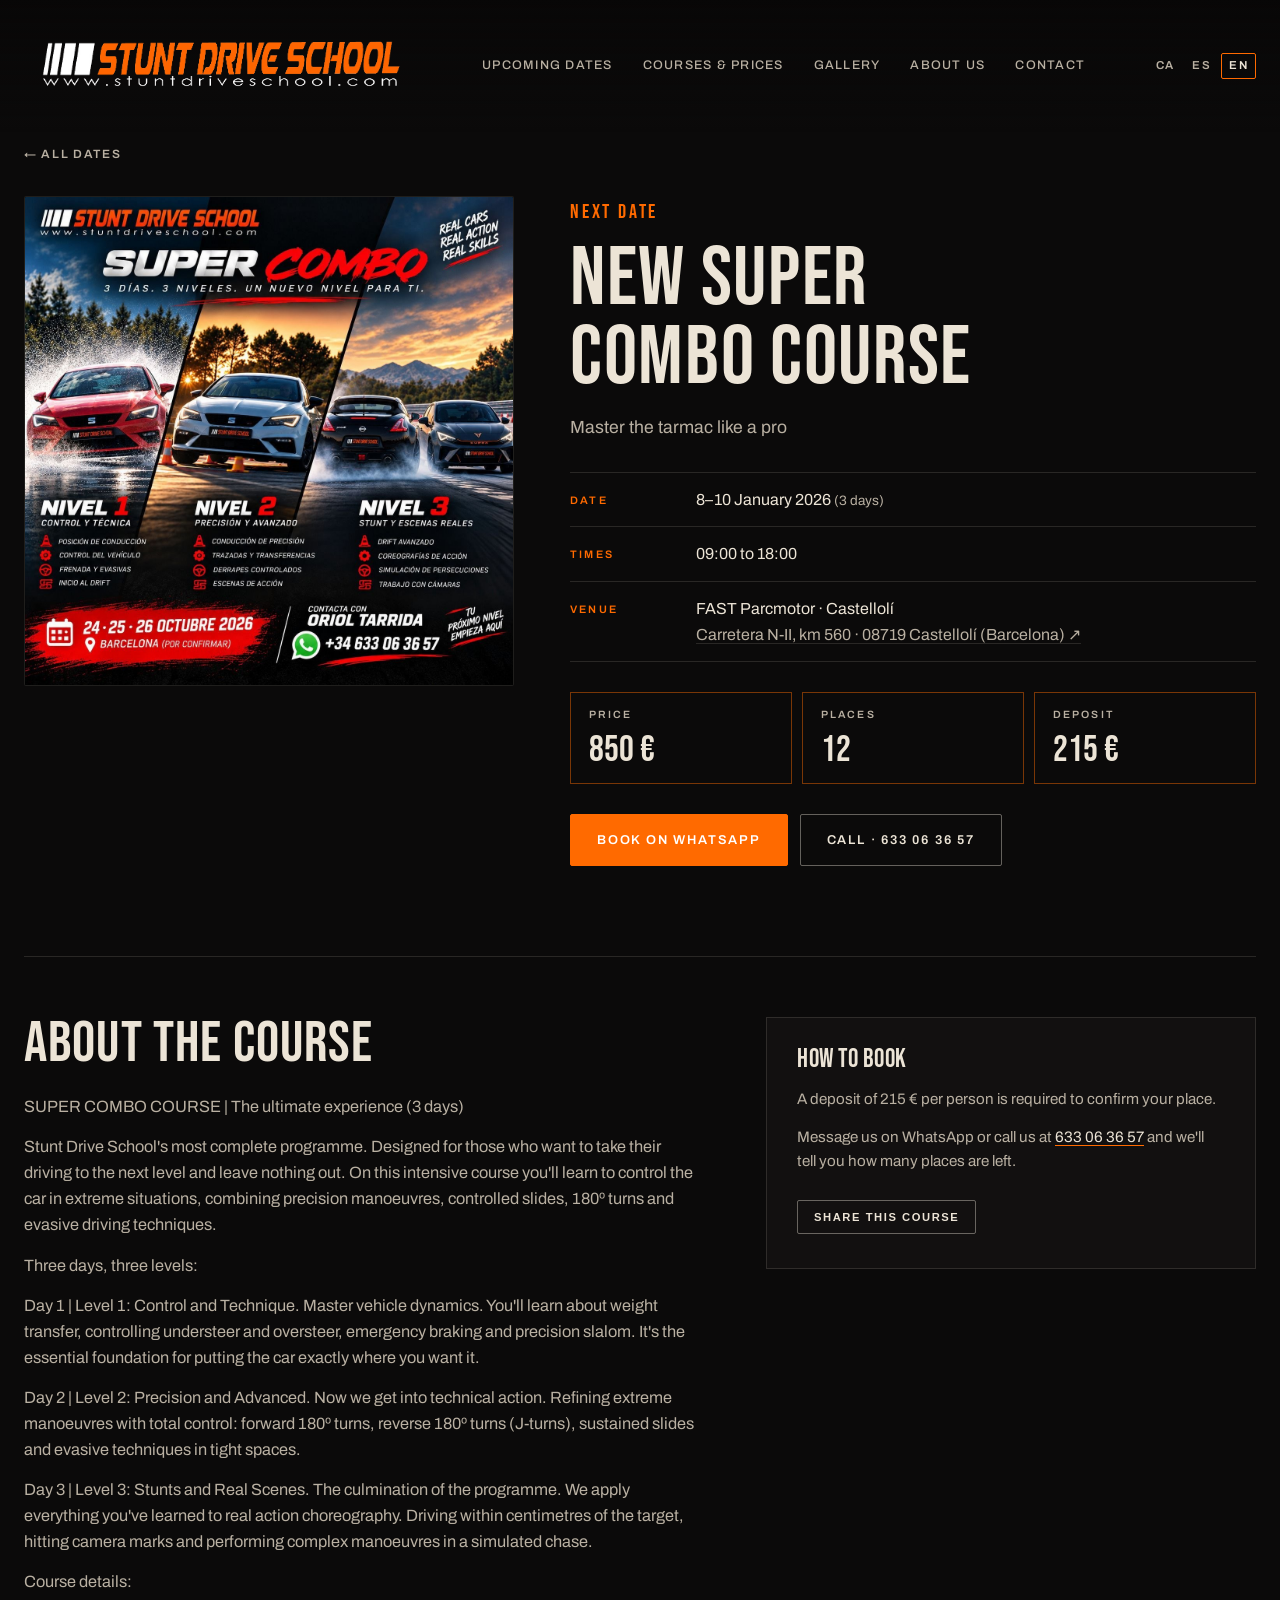
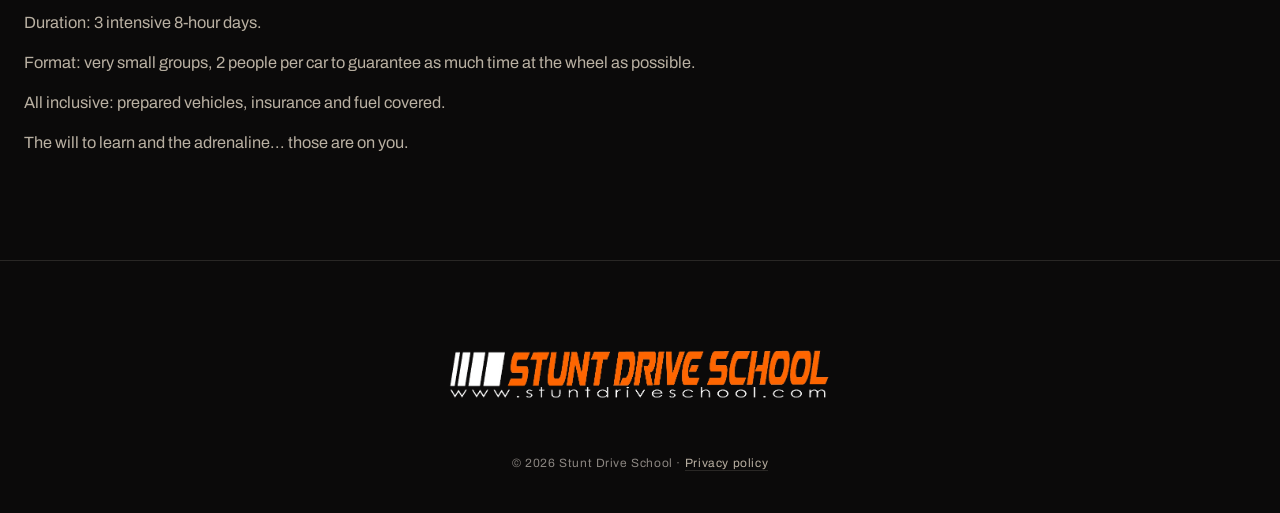
<file: cursos/super-combo/index.html>
<!DOCTYPE html>
<html lang="es">
<head>
<meta charset="UTF-8">
<meta name="viewport" content="width=device-width, initial-scale=1.0">
<title>Nuevo curso Super combo — Stunt Drive School</title>
<meta name="description" content="Domina el asfalto como un profesional">
<meta name="theme-color" content="#0b0a0a">
<link rel="icon" type="image/png" href="../../assets/brand/stuntdriveschool-logo.png">
<meta property="og:type" content="website">
<meta property="og:title" content="Nuevo curso Super combo — Stunt Drive School">
<meta property="og:description" content="Domina el asfalto como un profesional">
<meta property="og:image" content="../../assets/img/fechas/09169526a99d.jpg">
<link rel="preconnect" href="https://fonts.googleapis.com">
<link rel="preconnect" href="https://fonts.gstatic.com" crossorigin>
<link href="https://fonts.googleapis.com/css2?family=Bebas+Neue&family=Archivo:wght@400;500;600&display=swap" rel="stylesheet">
<link rel="stylesheet" href="../../css/style.css?v=25">
</head>
<body>
<!-- Página generada por el panel desde data/contenido.json: no editar a mano -->

<div class="scroll-progress" id="scrollProgress"><span></span></div>

<header class="site-header" id="siteHeader">
  <div class="header-inner">
    <a href="../../index.html" class="logo-link" aria-label="Stunt Drive School — inicio">
      <img src="../../assets/brand/stuntdriveschool-logo.png" width="1063" height="301" alt="Stunt Drive School" class="logo-img">
    </a>
    <nav class="main-nav" id="mainNav">
      <a href="../../index.html#fechas">Próximas fechas</a>
      <a href="../../index.html#cursos">Cursos y precios</a>
      <a href="../../index.html#galeria">Galería</a>
      <a href="../../index.html#equipo">Quiénes somos</a>
      <a href="../../index.html#contacto">Contacto</a>
    </nav>
    <div class="header-actions">
      <a href="https://wa.me/34633063657?text=Hola%2C%20quiero%20informaci%C3%B3n%20del%20curso%20de%20Nuevo%20curso%20Super%20combo%20%28Del%208%20al%2010%20de%20enero%20de%202026%29" target="_blank" rel="noopener" class="btn btn-small">Reservar plaza</a>
      <button class="nav-toggle" id="navToggle" aria-label="Menú" aria-expanded="false">
        <span></span><span></span><span></span>
      </button>
    </div>
  </div>
</header>

<main class="curso-pag">
  <div class="curso-volver"><a href="../../index.html#fechas">← Todas las fechas</a></div>

  <section class="curso-cabecera con-foto">
    <a class="curso-cartel reveal" href="../../assets/img/fechas/09169526a99d.jpg" target="_blank" rel="noopener" title="Ver en grande"><img src="../../assets/img/fechas/09169526a99d.jpg" alt="Nuevo curso Super combo"></a>
    <div class="curso-info reveal">
      <span class="sec-index">Próxima fecha</span>
      <h1>Nuevo curso Super combo</h1>
      <p class="lead">Domina el asfalto como un profesional</p>
      <dl class="curso-datos">
          <div><dt>Fecha</dt><dd>Del 8 al 10 de enero de 2026 <small>(3 días)</small></dd></div>
          <div><dt>Horario</dt><dd>09:00 a 18:00 h</dd></div>
          <div><dt>Lugar</dt><dd>FAST Parcmotor · Castellolí<br><a href="https://maps.google.com/?q=FAST%20Parcmotor%20%C2%B7%20Castellol%C3%AD%20Carretera%20N-II%2C%20km%20560%20%C2%B7%2008719%20Castellol%C3%AD%20%28Barcelona%29" target="_blank" rel="noopener">Carretera N-II, km 560 · 08719 Castellolí (Barcelona) ↗</a></dd></div>
      </dl>
      <div class="curso-cifras"><div><span>Precio</span><b>850 €</b></div><div><span>Plazas</span><b>12</b></div><div><span>Reserva</span><b>215 €</b></div></div>
      <div class="curso-cta">
        <a href="https://wa.me/34633063657?text=Hola%2C%20quiero%20informaci%C3%B3n%20del%20curso%20de%20Nuevo%20curso%20Super%20combo%20%28Del%208%20al%2010%20de%20enero%20de%202026%29" target="_blank" rel="noopener" class="btn">Reservar por WhatsApp</a>
        <a href="tel:+34633063657" class="btn btn-ghost">Llamar · 633 06 36 57</a>
      </div>
    </div>
  </section>

  <section class="curso-cuerpo">
    <div class="curso-texto reveal">
      <h2>Sobre el curso</h2>
        <p>CURSO SUPER COMBO | La experiencia definitiva (3 Días)</p>
        <p>El programa más completo de Stunt Drive School. Diseñado para quienes quieren llevar su conducción al siguiente nivel sin dejarse nada en el tintero. En este curso intensivo aprenderás a controlar el coche en situaciones extremas, uniendo maniobras de precisión, derrapes controlados, giros de 180º y técnicas de evasión.</p>
        <p>Tres días, tres niveles:</p>
        <p>Día 1 | Nivel 1: Control y Técnica. Domina las dinámicas del vehículo. Entenderás la transferencia de pesos, el control del subviraje y sobreviraje, las frenadas de emergencia y el slalom de precisión. Es la base fundamental para aprender a llevar el coche exactamente donde tú decidas.</p>
        <p>Día 2 | Nivel 2: Precisión y Avanzado. Entramos en la acción técnica. Perfeccionamiento de maniobras extremas con total control: giros de 180º marcha adelante, giros de 180º marcha atrás (J-Turns), derrapes sostenidos y técnicas de evasión en espacios reducidos.</p>
        <p>Día 3 | Nivel 3: Stunt y Escenas Reales. La culminación del programa. Aplicamos toda la técnica aprendida en coreografías de acción reales. Conducción a centímetros del objetivo, respeto de marcas para cámara y ejecución de maniobras complejas dentro de una persecución simulada.</p>
        <p>Detalles de la experiencia:</p>
        <p>Duración: 3 jornadas intensivas de 8 horas cada día.</p>
        <p>Formato: Grupos muy reducidos, 2 personas por coche para garantizar la máxima práctica al volante.</p>
        <p>Todo incluido: Vehículos preparados, seguro y gasolina cubiertos.</p>
        <p>Las ganas de aprender y la adrenalina... las pones tú.</p>
    </div>
    <aside class="curso-lateral reveal">
        <h3>Cómo reservar</h3>
        <p>Para confirmar tu plaza hace falta una reserva de 215 € por persona.</p>
        <p>Escríbenos por WhatsApp o llámanos al <a href="tel:+34633063657">633 06 36 57</a> y te decimos las plazas que quedan.</p>
      <button type="button" class="btn btn-ghost btn-small curso-compartir" id="compartir">Compartir este curso</button>
    </aside>
  </section>
</main>

<footer class="site-footer">
  <img src="../../assets/brand/stuntdriveschool-logo.png" width="1063" height="301" alt="Stunt Drive School" class="footer-logo" style="height:auto;width:min(420px,80vw)" loading="lazy">
  <p>© <span id="year">2026</span> Stunt Drive School · <a href="../../privacidad.html">Política de privacidad</a></p>
</footer>

<script src="../../js/main.js?v=7"></script>
</body>
</html>
</file>
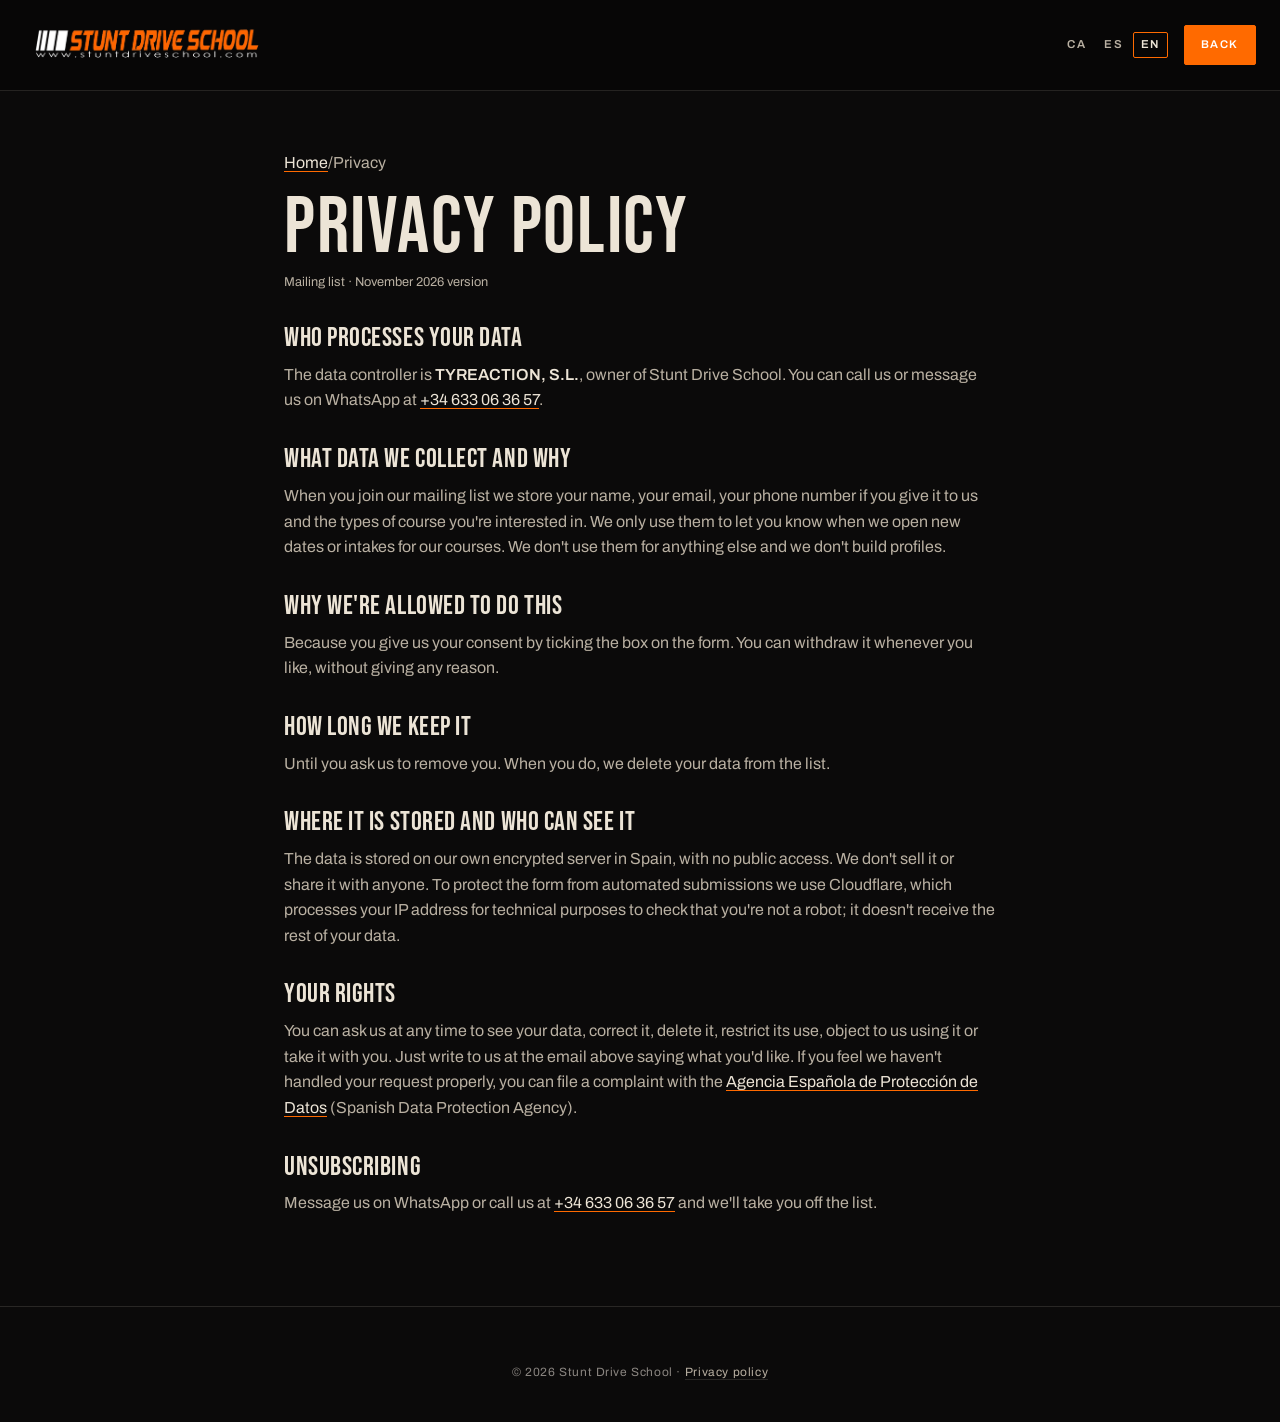
<file: privacidad.html>
<!DOCTYPE html>
<html lang="es">
<head>
<meta charset="UTF-8">
<meta name="viewport" content="width=device-width, initial-scale=1.0">
<title data-i18n="privacidad.meta.titulo">Política de privacidad — Stunt Drive School</title>
<meta name="robots" content="noindex">
<meta name="theme-color" content="#0b0a0a">
<link rel="icon" type="image/png" href="assets/brand/stuntdriveschool-logo.png">
<link rel="preconnect" href="https://fonts.googleapis.com">
<link rel="preconnect" href="https://fonts.gstatic.com" crossorigin>
<link href="https://fonts.googleapis.com/css2?family=Bebas+Neue&family=Archivo:wght@400;500;600&display=swap" rel="stylesheet">
<link rel="stylesheet" href="css/style.css?v=25">
<script src="js/i18n.js?v=7"></script>
</head>
<body>

<header class="site-header scrolled">
  <div class="header-inner">
    <a href="index.html" class="logo-link" aria-label="Stunt Drive School — inicio" data-i18n-attr="aria-label:comun.inicioAria">
      <img src="assets/brand/stuntdriveschool-logo.png" width="1063" height="301" alt="Stunt Drive School" class="logo-img">
    </a>
    <div class="header-extra">
      <div class="lang-switch" role="group" aria-label="Idioma" data-i18n-attr="aria-label:comun.idioma">
        <button type="button" data-lang="ca" lang="ca" title="Català">CA</button>
        <button type="button" data-lang="es" lang="es" title="Castellano" aria-pressed="true">ES</button>
        <button type="button" data-lang="en" lang="en" title="English">EN</button>
      </div>
      <a href="index.html#avisos" class="btn btn-small" data-i18n="privacidad.volver">Volver</a>
    </div>
  </div>
</header>

<main class="legal">
  <p class="crumbs"><a href="index.html" data-i18n="privacidad.inicio">Inicio</a><span>/</span><span data-i18n="privacidad.miga">Privacidad</span></p>
  <h1 data-i18n="comun.privacidad">Política de privacidad</h1>
  <p class="legal-date" data-i18n="privacidad.fecha">Lista de interesados · versión de noviembre de 2026</p>

  <h2 data-i18n="privacidad.quienH">Quién trata tus datos</h2>
  <p data-i18n-html="privacidad.quienP">El responsable es <strong>TYREACTION, S.L.</strong>, titular de Stunt Drive School. Puedes llamarnos o escribirnos por WhatsApp al <a href="tel:+34633063657">633 06 36 57</a>.</p>

  <h2 data-i18n="privacidad.datosH">Qué datos recogemos y para qué</h2>
  <p data-i18n="privacidad.datosP">Cuando te apuntas a la lista de interesados guardamos tu nombre, tu email, tu teléfono si nos lo das y los tipos de curso que te interesan. Los usamos solo para avisarte cuando abramos nuevas fechas o convocatorias de nuestros cursos. No los usamos para nada más ni hacemos perfiles.</p>

  <h2 data-i18n="privacidad.baseH">Por qué podemos hacerlo</h2>
  <p data-i18n="privacidad.baseP">Porque nos das tu consentimiento al marcar la casilla del formulario. Puedes retirarlo cuando quieras, sin tener que dar explicaciones.</p>

  <h2 data-i18n="privacidad.plazoH">Cuánto tiempo los guardamos</h2>
  <p data-i18n="privacidad.plazoP">Hasta que nos pidas la baja. Cuando lo hagas, borramos tus datos de la lista.</p>

  <h2 data-i18n="privacidad.dondeH">Dónde están y quién los ve</h2>
  <p data-i18n="privacidad.dondeP">Los datos se guardan en un servidor propio situado en España, cifrado y sin acceso público. No los vendemos ni los cedemos a nadie. Para proteger el formulario de envíos automáticos usamos Cloudflare, que procesa de forma técnica tu dirección IP para comprobar que no eres un robot; no recibe el resto de tus datos.</p>

  <h2 data-i18n="privacidad.derechosH">Tus derechos</h2>
  <p data-i18n-html="privacidad.derechosP">Puedes pedirnos en cualquier momento ver tus datos, corregirlos, borrarlos, limitar su uso, oponerte a que los usemos o llevártelos. Basta con escribirnos al email de arriba indicando qué quieres. Si crees que no hemos atendido bien tu petición, puedes reclamar ante la <a href="https://www.aepd.es/" target="_blank" rel="noopener">Agencia Española de Protección de Datos</a>.</p>

  <h2 data-i18n="privacidad.bajaH">Darte de baja</h2>
  <p data-i18n-html="privacidad.bajaP">Escríbenos por WhatsApp o llámanos al <a href="tel:+34633063657">633 06 36 57</a> y te quitamos de la lista.</p>
</main>

<footer class="site-footer">
  <p>© <span id="year">2026</span> Stunt Drive School · <a href="privacidad.html" data-i18n="comun.privacidad">Política de privacidad</a></p>
</footer>
<script>document.getElementById('year').textContent = new Date().getFullYear();</script>
</body>
</html>
</file>
<file: css/style.css>
:root{
  --bg: #0b0a0a;
  --bg-alt: #121010;
  --panel: #080707;
  --cream: #ece4d6;
  --cream-dim: #b9b0a2;
  --red: #ff6a00;
  --red-deep: #a33d00;
  --grey: #8a8580;
  --line: rgba(236,228,214,0.13);
  --maxw: 1280px;
  --ff-display: 'Bebas Neue', 'Archivo', sans-serif;
  --ff-body: 'Archivo', sans-serif;
  --ease: cubic-bezier(.16,.8,.3,1);
}

*{box-sizing:border-box;margin:0;padding:0;}
html{scroll-behavior:smooth;}
body{
  background:var(--bg);color:var(--cream);
  font-family:var(--ff-body);line-height:1.6;
  -webkit-font-smoothing:antialiased;overflow-x:hidden;
}
img{max-width:100%;display:block;}
a{color:inherit;text-decoration:none;}
h1,h2,h3{font-family:var(--ff-display);font-weight:400;text-transform:uppercase;letter-spacing:0.02em;line-height:0.95;}
em{font-style:normal;color:var(--red);}

/* ---------- Scroll progress ---------- */
.scroll-progress{position:fixed;top:0;left:0;right:0;height:2px;z-index:200;pointer-events:none;}
.scroll-progress > span{display:block;height:100%;width:0;background:linear-gradient(90deg,var(--red-deep),var(--red));}

/* ---------- Reveal ---------- */
.reveal{opacity:0;transform:translateY(28px);transition:opacity .8s var(--ease),transform .8s var(--ease);}
.reveal.in-view{opacity:1;transform:none;}

/* ---------- Buttons ---------- */
.btn{
  display:inline-flex;white-space:nowrap;align-items:center;gap:10px;
  background:var(--red);color:#fff;
  font-size:0.8rem;font-weight:600;letter-spacing:0.14em;text-transform:uppercase;
  padding:15px 26px;border:1px solid var(--red);border-radius:2px;
  transition:background .25s ease,color .25s ease,transform .25s var(--ease);
}
.btn:hover{background:transparent;color:var(--cream);transform:translateY(-2px);}
.btn-ghost{background:transparent;border-color:rgba(236,228,214,0.4);color:var(--cream);}
.btn-ghost:hover{border-color:var(--red);}
.btn-small{padding:10px 16px;font-size:0.7rem;}

/* ---------- Header ---------- */
.site-header{
  position:fixed;top:0;left:0;right:0;z-index:100;
  background:linear-gradient(to bottom,rgba(8,7,7,0.85),rgba(8,7,7,0));
  transition:background .3s ease;
}
.site-header.scrolled{background:rgba(8,7,7,0.92);backdrop-filter:blur(8px);border-bottom:1px solid var(--line);}
.header-inner{max-width:var(--maxw);margin:0 auto;display:flex;align-items:center;justify-content:space-between;padding:10px 24px;}
.logo-link{display:inline-flex;align-items:flex-start;height:84px;position:relative;z-index:2;transition:height .3s var(--ease);}
.logo-img{height:168px;width:auto;transform-origin:top center;filter:drop-shadow(0 10px 22px rgba(0,0,0,0.65));transition:height .3s var(--ease),transform .3s var(--ease),filter .3s ease;}
.site-header.scrolled .logo-link{height:62px;}
.site-header.scrolled .logo-img{height:62px;}
.logo-link:hover .logo-img{transform:scale(1.04);filter:drop-shadow(0 0 16px rgba(255,106,0,0.55));}
.main-nav{display:flex;align-items:center;gap:30px;}
.main-nav a{
  position:relative;white-space:nowrap;font-size:0.78rem;font-weight:500;letter-spacing:0.1em;text-transform:uppercase;
  color:var(--cream-dim);padding:6px 0;transition:color .25s ease;
}
.main-nav a::after{content:"";position:absolute;left:0;right:100%;bottom:0;height:1px;background:var(--red);transition:right .3s var(--ease);}
.main-nav a:hover{color:var(--cream);}
.main-nav a:hover::after{right:0;}
.header-actions{display:flex;align-items:center;gap:16px;}
.nav-toggle{display:none;flex-direction:column;justify-content:center;gap:5px;width:32px;height:32px;background:none;border:none;cursor:pointer;}
.nav-toggle span{width:100%;height:2px;background:var(--cream);display:block;transition:transform .3s ease,opacity .3s ease;}

/* ---------- Hero ---------- */
.hero{position:relative;min-height:100svh;display:flex;align-items:flex-end;overflow:hidden;background:var(--panel);padding-top:224px;}
.hero-photo{position:absolute;top:-6%;right:0;bottom:0;left:24%;height:112%;will-change:transform;
  -webkit-mask-image:linear-gradient(90deg,transparent 0%,#000 22%);mask-image:linear-gradient(90deg,transparent 0%,#000 22%);}
.hero-photo img{width:100%;height:100%;object-fit:cover;object-position:62% 40%;filter:saturate(0.85) contrast(1.08) brightness(0.9);}
.hero-scrim{
  position:absolute;inset:0;
  background:
    linear-gradient(90deg,rgba(8,7,7,1) 0%,rgba(8,7,7,0.92) 26%,rgba(8,7,7,0.45) 48%,rgba(8,7,7,0.05) 75%),
    linear-gradient(to top,rgba(8,7,7,1) 0%,rgba(8,7,7,0) 35%);
}
.hero-content{
  position:relative;z-index:2;width:100%;max-width:var(--maxw);margin:0 auto;padding:0 24px clamp(64px,12vh,130px);
  opacity:0;transform:translateY(22px);transition:opacity 1s var(--ease) .2s,transform 1s var(--ease) .2s;
}
.hero-content.loaded{opacity:1;transform:none;}
.eyebrow{font-size:0.78rem;font-weight:600;letter-spacing:0.35em;text-transform:uppercase;color:#ff7a1a;margin-bottom:16px;text-shadow:0 1px 12px rgba(0,0,0,0.8);}
.hero-title{font-size:clamp(3.2rem,min(10vw,15svh),8.4rem);max-width:9.5em;margin-bottom:22px;}
.hero-sub{max-width:520px;font-size:clamp(0.95rem,1.3vw,1.08rem);color:var(--cream-dim);margin-bottom:32px;}
.hero-ctas{display:flex;flex-wrap:wrap;gap:12px;}
.hero-motto{
  position:absolute;right:32px;bottom:40px;z-index:2;
  font-size:0.68rem;letter-spacing:0.3em;text-transform:uppercase;color:var(--cream-dim);opacity:0.75;
}
.scroll-cue{
  position:absolute;bottom:30px;left:50%;transform:translateX(-50%);z-index:2;
  width:26px;height:42px;border:1px solid var(--cream-dim);border-radius:20px;
  display:flex;justify-content:center;padding-top:8px;
}
.scroll-cue span{width:4px;height:8px;border-radius:2px;background:var(--red);animation:scrollcue 1.8s infinite;}
@keyframes scrollcue{0%{transform:translateY(0);opacity:1;}70%{transform:translateY(12px);opacity:0;}100%{opacity:0;}}

/* ---------- Credits marquee ---------- */
.credits{border-top:1px solid var(--line);border-bottom:1px solid var(--line);background:var(--panel);overflow:hidden;padding:18px 0;}
.credits-track{display:flex;width:max-content;animation:marquee var(--marquee-dur,30s) linear infinite;}
.credits:hover .credits-track{animation-play-state:paused;}
.credits-group{display:flex;align-items:center;flex-shrink:0;list-style:none;margin:0;padding:0;}
.credits-group li{
  display:flex;align-items:center;gap:40px;padding-right:40px;
  font-family:var(--ff-display);font-size:1.6rem;letter-spacing:0.06em;color:var(--cream-dim);white-space:nowrap;
}
.credits-group li::after{content:"";width:7px;height:7px;background:var(--red);transform:rotate(45deg);flex-shrink:0;}
@keyframes marquee{to{transform:translateX(-50%);}}

/* ---------- Sections ---------- */
.section{max-width:var(--maxw);margin:0 auto;padding:clamp(80px,14vh,150px) 24px clamp(64px,10vh,120px);}
.section-head{display:flex;flex-direction:column;align-items:flex-start;gap:10px;margin-bottom:44px;}
.section-head h2{font-size:clamp(3rem,7vw,5.6rem);}
.section-head p{max-width:560px;color:var(--cream-dim);margin-top:4px;}
.sec-index{font-family:var(--ff-display);font-size:1.25rem;letter-spacing:0.14em;color:var(--red);}

/* ---------- Category grid ---------- */
.cat-grid{display:grid;grid-template-columns:repeat(3,1fr);gap:14px;}
.cat-card{position:relative;aspect-ratio:4/5;overflow:hidden;background:#000;border-radius:2px;}
.cat-card img{
  position:absolute;inset:0;width:100%;height:100%;object-fit:cover;
  filter:grayscale(0.35) brightness(0.62);
  transform:scale(1.02);transition:transform 1.2s var(--ease),filter .6s ease;
}
.cat-card::after{
  content:"";position:absolute;inset:0;
  background:linear-gradient(to top,rgba(8,7,7,0.95) 0%,rgba(8,7,7,0.2) 55%,rgba(8,7,7,0) 100%);
}
.cat-card:hover img{transform:scale(1.08);filter:grayscale(0) brightness(0.8);}
.cat-info{position:absolute;left:0;right:0;bottom:0;z-index:2;padding:28px;}
.cat-num{font-family:var(--ff-display);font-size:1rem;letter-spacing:0.14em;color:var(--red);}
.cat-info h3{font-size:clamp(2.2rem,3.6vw,3.2rem);margin:4px 0 8px;}
.cat-info p{font-size:0.9rem;color:var(--cream-dim);max-width:380px;
  max-height:0;opacity:0;overflow:hidden;transition:max-height .5s var(--ease),opacity .4s ease,margin .4s ease;}
.cat-card:hover .cat-info p,.cat-card:focus-visible .cat-info p{max-height:6em;opacity:1;margin-bottom:12px;}
.cat-count{display:inline-block;font-size:0.68rem;font-weight:600;letter-spacing:0.18em;text-transform:uppercase;
  border:1px solid var(--line);padding:5px 10px;color:var(--cream-dim);}
.cat-card:hover .cat-count{border-color:var(--red);color:var(--cream);}

/* ---------- Split sections ---------- */
.split{display:grid;grid-template-columns:1.1fr 0.9fr;min-height:90vh;background:var(--panel);}
.split.reverse{grid-template-columns:0.9fr 1.1fr;}
.split.reverse .split-media{order:2;}
.split-media{position:relative;overflow:hidden;background:#000;min-height:360px;}
.split-media img{position:absolute;inset:0;width:100%;height:100%;object-fit:cover;filter:contrast(1.05) brightness(0.85);}
.split-media.portrait img{filter:grayscale(1) contrast(1.1);object-position:center 25%;}
.split-text{padding:10vh 6vw;display:flex;flex-direction:column;justify-content:center;gap:18px;}
.split-text h2{font-size:clamp(2.8rem,5.5vw,4.6rem);}
.split-text p{color:var(--cream-dim);max-width:540px;}
.split-text .lead{color:var(--cream);font-size:1.08rem;}
.split-text strong{color:var(--cream);font-weight:600;}
.features{list-style:none;display:flex;flex-direction:column;gap:14px;margin-top:8px;max-width:540px;}
.features li{position:relative;padding-left:24px;color:var(--cream-dim);}
.features li::before{content:"";position:absolute;left:0;top:0.6em;width:8px;height:8px;background:var(--red);transform:rotate(45deg);}
.text-links{display:flex;flex-wrap:wrap;gap:26px;margin-top:10px;}
.text-links a{font-size:0.78rem;font-weight:600;letter-spacing:0.14em;text-transform:uppercase;border-bottom:1px solid var(--red);padding-bottom:4px;transition:color .2s ease;}
.text-links a:hover{color:var(--red);}

/* ---------- Gallery ---------- */
.gallery{display:grid;grid-template-columns:repeat(4,1fr);grid-auto-rows:240px;grid-auto-flow:dense;gap:10px;}
.gallery figure{position:relative;overflow:hidden;background:#000;border-radius:2px;}
.gallery figure.g-wide{grid-column:span 2;}
.gallery figure.g-tall{grid-row:span 2;}
.gallery img{width:100%;height:100%;object-fit:cover;filter:brightness(0.82);transition:transform 1s var(--ease),filter .5s ease;}
.gallery figure:hover img{transform:scale(1.06);filter:brightness(1);}

/* ---------- Contact ---------- */
.contact{
  position:relative;padding:clamp(80px,13vh,150px) 24px;text-align:center;overflow:hidden;
  background:radial-gradient(ellipse at 50% 120%,rgba(255,106,0,0.28),rgba(8,7,7,0) 60%),var(--panel);
  border-top:1px solid var(--line);
}
.contact-inner{max-width:900px;margin:0 auto;display:flex;flex-direction:column;align-items:center;gap:20px;}
.contact h2{font-size:clamp(3rem,8vw,6.4rem);}
.contact .lead{color:var(--cream-dim);max-width:none;text-wrap:balance;}
.contact-grid{display:grid;grid-template-columns:repeat(4,1fr);gap:1px;background:var(--line);border:1px solid var(--line);width:100%;margin-top:24px;}
.contact-item{display:flex;flex-direction:column;gap:6px;padding:26px 18px;background:var(--panel);font-size:0.95rem;transition:background .25s ease;}
.contact-item span{font-size:0.66rem;font-weight:600;letter-spacing:0.22em;text-transform:uppercase;color:var(--red);}
.contact-item:hover{background:#1c1209;}

/* ---------- Footer ---------- */
.site-footer{display:flex;flex-direction:column;align-items:center;gap:18px;padding:56px 24px 40px;border-top:1px solid var(--line);}
.footer-logo{width:auto;height:240px;}
.site-footer p{font-size:0.75rem;color:var(--grey);letter-spacing:0.05em;text-align:center;}

/* ---------- Responsive ---------- */
@media (max-width: 1240px){
  .main-nav{gap:22px;}
  .main-nav a{font-size:0.74rem;letter-spacing:0.08em;}
}
@media (max-width: 1180px){
  .header-actions .btn-small{display:none;}
}
@media (max-width: 900px){
  .main-nav{
    position:fixed;inset:0;flex-direction:column;justify-content:center;gap:28px;
    background:rgba(8,7,7,0.97);opacity:0;pointer-events:none;transition:opacity .3s ease;
  }
  .main-nav a{font-size:1.1rem;}
  .main-nav.open{opacity:1;pointer-events:auto;}
  .nav-toggle{display:flex;position:relative;z-index:101;}
  .nav-toggle.open span:nth-child(1){transform:translateY(7px) rotate(45deg);}
  .nav-toggle.open span:nth-child(2){opacity:0;}
  .nav-toggle.open span:nth-child(3){transform:translateY(-7px) rotate(-45deg);}
}
@media (max-width: 960px){
  .hero-motto{display:none;}
  .hero-photo{left:0;-webkit-mask-image:none;mask-image:none;}
  .hero-scrim{background:linear-gradient(to top,rgba(8,7,7,1) 0%,rgba(8,7,7,0.85) 45%,rgba(8,7,7,0.2) 100%);}
  .split,.split.reverse{grid-template-columns:1fr;min-height:0;}
  .split.reverse .split-media{order:0;}
  .split-media{min-height:58vh;}
  .cat-grid{grid-template-columns:1fr;}
  .cat-card{aspect-ratio:16/9;}
  .cat-info p{max-height:none;opacity:1;margin-bottom:10px;}
  .gallery{grid-template-columns:repeat(2,1fr);grid-auto-rows:200px;}
  .contact-grid{grid-template-columns:1fr 1fr;}
}
@media (max-width: 600px){
  .logo-link{height:64px;}
  .logo-img{height:128px;}
  .site-header.scrolled .logo-link,.site-header.scrolled .logo-img{height:52px;}
  .hero{padding-top:160px;}
  .hero-photo{left:0;}
  .hero-photo img{object-position:58% 30%;}
  .hero-scrim{background:linear-gradient(to top,rgba(8,7,7,1) 0%,rgba(8,7,7,0.9) 50%,rgba(8,7,7,0.25) 100%);}
  .hero-content{padding-bottom:9vh;}
  .eyebrow{font-size:0.7rem;letter-spacing:0.22em;}
  .hero-motto,.scroll-cue{display:none;}
  .section{padding:12vh 16px 10vh;}
  .cat-grid{grid-template-columns:1fr;}
  .cat-card{aspect-ratio:4/3;}
  .cat-info{padding:20px;}
  .gallery{grid-auto-rows:150px;}
  .split-text{padding:9vh 16px;}
  .contact{padding:14vh 16px;}
  .contact-grid{grid-template-columns:1fr;}
}

@media (prefers-reduced-motion: reduce){
  html{scroll-behavior:auto;}
  .reveal,.hero-content{opacity:1;transform:none;transition:none;}
  .credits-track{animation:none;}
  .hero-photo{will-change:auto;}
}

/* =========================================================
/* ---------- Carrusel de fotos (laboratorio) ---------- */
.slideshow{position:absolute;inset:0;overflow:hidden;}
.slideshow .slide{
  position:absolute;inset:0;width:100%;height:100%;object-fit:cover;
  opacity:0;transform:scale(1.08);
  transition:opacity 1.1s ease,transform 6s cubic-bezier(.2,.6,.3,1);
  filter:contrast(1.05) brightness(0.82);
}
.slideshow .slide.active{opacity:1;transform:scale(1);}
.slide-progress{position:absolute;bottom:18px;left:18px;right:18px;z-index:3;display:flex;gap:5px;}
.slide-progress span{flex:1;height:2px;background:rgba(236,228,214,0.25);border-radius:2px;overflow:hidden;}
.slide-progress span i{display:block;height:100%;width:0;background:var(--red);}
.slide-progress span.done i{width:100%;}
.slide-progress span.run i{width:100%;transition:width var(--slide-ms,5000ms) linear;}
.slide-arrow{
  position:absolute;top:50%;z-index:3;transform:translateY(-50%);
  width:40px;height:40px;border-radius:50%;cursor:pointer;
  background:rgba(8,7,7,0.5);border:1px solid rgba(236,228,214,0.3);color:var(--cream);font-size:0.85rem;
  opacity:0;transition:opacity .25s ease,border-color .2s ease,background .2s ease;
}
.slide-arrow.prev{left:16px;} .slide-arrow.next{right:16px;}
.slideshow:hover .slide-arrow,.slide-arrow:focus-visible{opacity:1;}
.slide-arrow:hover{border-color:var(--red);background:rgba(8,7,7,0.8);}
@media (hover: none){ .slide-arrow{opacity:0.75;} }
@media (prefers-reduced-motion: reduce){ .slideshow .slide{transform:none;transition:opacity .4s ease;} }
/* ---------- Más servicios ---------- */
.more-services{padding:64px 24px 72px;border-top:1px solid var(--line);text-align:center;}
.more-label{
  font-size:0.74rem;font-weight:500;letter-spacing:0.35em;text-transform:uppercase;
  color:var(--grey);margin-bottom:28px;
}
.more-grid{display:flex;flex-wrap:wrap;justify-content:center;gap:40px 56px;}
.more-item{display:flex;flex-direction:column;align-items:center;gap:8px;width:360px;max-width:100%;}
.more-item img{
  height:190px;width:100%;object-fit:contain;margin-bottom:6px;
  filter:grayscale(1);opacity:0.55;transition:filter .35s, opacity .35s, transform .35s;
}
.more-name{font-family:var(--ff-display);font-size:1.3rem;letter-spacing:0.08em;color:var(--cream-dim);transition:color .35s;}
.more-desc{font-size:0.78rem;color:var(--grey);line-height:1.4;}
.more-item:hover img,.more-item:focus-visible img{filter:none;opacity:1;transform:translateY(-3px);}
.more-item:hover .more-name,.more-item:focus-visible .more-name{color:var(--red);}

/* =========================================================
   Stunt Drive School
   ========================================================= */
/* Logo horizontal: más bajo que el escudo de creationsFX */
.logo-link{height:auto;align-items:center;}
.logo-img{height:84px;filter:none;}
.site-header.scrolled .logo-link{height:auto;}
.site-header.scrolled .logo-img{height:56px;}
.logo-link:hover .logo-img{transform:scale(1.03);filter:drop-shadow(0 0 14px rgba(255,106,0,0.45));}
.hero{padding-top:160px;}

/* ---------- Pósters (casos de éxito) ---------- */
.posters{border-top:1px solid var(--line);border-bottom:1px solid var(--line);background:var(--panel);overflow:hidden;padding:22px 0;}
.posters-track{display:flex;width:max-content;animation:marquee var(--marquee-dur,60s) linear infinite;}
.posters:hover .posters-track{animation-play-state:paused;}
.posters-group{display:flex;gap:14px;padding-right:14px;list-style:none;flex-shrink:0;}
.posters-group img{height:190px;width:auto;border-radius:2px;filter:grayscale(0.7) brightness(0.75);transition:filter .4s ease;}
.posters-group img:hover{filter:none;}
.posters-label{max-width:var(--maxw);margin:0 auto 16px;padding:0 24px;font-size:0.7rem;font-weight:600;letter-spacing:0.3em;text-transform:uppercase;color:var(--grey);}

/* ---------- Cursos ---------- */
.course-cols{display:grid;grid-template-columns:1.25fr 1fr;gap:56px;}
.course-cols h3{font-size:1.9rem;color:var(--cream);margin-bottom:10px;display:flex;align-items:baseline;gap:12px;}
.course-cols h3 small{font-family:var(--ff-body);font-size:0.68rem;font-weight:600;letter-spacing:0.2em;color:var(--grey);}
.price-list{list-style:none;border-top:1px solid var(--line);}
.price-list li{display:flex;align-items:baseline;gap:14px;padding:16px 0;border-bottom:1px solid var(--line);transition:padding .3s var(--ease),background .3s ease;}
.price-list li:hover{padding-left:10px;background:linear-gradient(90deg,rgba(255,106,0,0.07),transparent);}
.pl-tag{font-size:0.62rem;font-weight:600;letter-spacing:0.18em;text-transform:uppercase;color:var(--red);min-width:62px;}
.pl-name{flex:1;font-size:0.98rem;}
.pl-name span{display:block;font-size:0.8rem;color:var(--grey);}
.pl-price{font-family:var(--ff-display);font-size:1.7rem;letter-spacing:0.03em;white-space:nowrap;}
.pl-combo .pl-tag{color:var(--cream);}
.course-media{position:relative;margin-top:28px;aspect-ratio:16/10;overflow:hidden;border-radius:2px;background:#000;}
.course-media img{width:100%;height:100%;object-fit:cover;filter:brightness(0.85);}
.course-note{margin-top:28px;font-size:0.85rem;color:var(--cream-dim);padding-left:14px;border-left:2px solid var(--red);max-width:640px;}

/* ---------- Próxima fecha ---------- */
.event{display:grid;grid-template-columns:auto 1fr auto;align-items:center;gap:40px;padding:36px 40px;
  background:var(--bg-alt);border:1px solid var(--line);border-radius:2px;}
.event-date{font-family:var(--ff-display);text-align:center;line-height:0.9;color:var(--red);font-size:1.4rem;letter-spacing:0.08em;
  border:1px solid rgba(255,106,0,0.45);padding:18px 20px;}
.event-date b{display:block;font-weight:400;font-size:3.2rem;color:var(--cream);}
.event h3{font-size:clamp(2rem,3.4vw,2.8rem);margin-bottom:8px;}
.event p{color:var(--cream-dim);font-size:0.95rem;max-width:620px;}
.event-facts{display:flex;flex-wrap:wrap;gap:8px;margin-top:14px;}
.event-facts span{font-size:0.7rem;font-weight:600;letter-spacing:0.14em;text-transform:uppercase;padding:7px 12px;border:1px solid var(--line);color:var(--cream-dim);}
.event-facts span b{color:var(--cream);font-weight:600;}

/* ---------- Equipo ---------- */
.team{display:grid;grid-template-columns:1fr 1fr;gap:14px;}
.member{position:relative;aspect-ratio:4/5;overflow:hidden;background:#000;border-radius:2px;}
.member img{position:absolute;inset:0;width:100%;height:100%;object-fit:cover;object-position:center 20%;filter:grayscale(1) contrast(1.1) brightness(0.8);transition:transform 1.2s var(--ease),filter .6s ease;}
.member::after{content:"";position:absolute;inset:0;background:linear-gradient(to top,rgba(8,7,7,0.96) 0%,rgba(8,7,7,0.15) 55%,rgba(8,7,7,0) 100%);}
.member:hover img{transform:scale(1.05);filter:grayscale(0.4) contrast(1.05) brightness(0.9);}
.member-info{position:absolute;left:0;right:0;bottom:0;z-index:2;padding:30px;}
.member-role{font-size:0.66rem;font-weight:600;letter-spacing:0.22em;text-transform:uppercase;color:var(--red);}
.member-info h3{font-size:clamp(2.4rem,4vw,3.4rem);margin:4px 0 10px;}
.member-info p{font-size:0.92rem;color:var(--cream-dim);max-width:440px;}
.member-info .text-links{margin-top:14px;}


/* ---------- Contacto (5 columnas + dirección) ---------- */
.contact-grid.cols-3{grid-template-columns:repeat(3,1fr);}
.contact-grid.cols-3 > :last-child:nth-child(3n+2){grid-column:span 2;}
.contact-address{margin-top:20px;font-size:0.85rem;color:var(--cream-dim);}
.contact-address a{border-bottom:1px solid var(--red);}

@media (max-width: 960px){
  .course-cols{grid-template-columns:1fr;gap:48px;}
  .event{grid-template-columns:auto 1fr;gap:24px;padding:28px;}
  .event .btn{grid-column:1 / -1;justify-self:start;}
  .contact-grid.cols-3{grid-template-columns:1fr 1fr;}
  .contact-grid.cols-3 > :last-child:nth-child(3n+2){grid-column:auto;}
  .contact-grid.cols-3 > :last-child:nth-child(odd){grid-column:1 / -1;}
}
@media (max-width: 600px){
  .logo-img{height:54px;}
  .site-header.scrolled .logo-img{height:42px;}
  .hero{padding-top:120px;}
  .posters-group img{height:140px;}
  .team{grid-template-columns:1fr;}
  .member{aspect-ratio:4/5;}
  .member-info{padding:22px;}
  .event{grid-template-columns:1fr;padding:22px;}
  .event-date{justify-self:start;}
  .pl-tag{display:none;}
  .contact-grid.cols-3{grid-template-columns:1fr;}
  .contact-grid.cols-3 > :last-child:nth-child(odd){grid-column:auto;}
}

/* ---------- Ajustes de texto y maquetación ---------- */
p,li,dd{text-wrap:pretty;}
h1,h2,h3,.lead{text-wrap:balance;}
main section[id]{scroll-margin-top:72px;}
.section-tight{padding-top:clamp(24px,4vh,48px);}

/* Eyebrow del hero en dos líneas fijas: nunca se parte a media frase */
.eyebrow span{display:block;}
.eyebrow span + span{margin-top:4px;}

/* Lista de precios: columnas fijas y todo centrado en vertical */
.price-list li{align-items:center;}
.pl-tag{flex:0 0 100px;min-width:0;}
.pl-name{line-height:1.35;}
.pl-name span{margin-top:2px;}
.pl-price{line-height:1;}
.course-cols h3{flex-wrap:wrap;row-gap:2px;}

/* Bloque de fecha */
.event-date{min-width:150px;}
.event-date b{font-size:2.1rem;line-height:0.95;margin-top:6px;}


@media (max-width: 960px){
  .section-tight{padding-top:24px;}
}
@media (max-width: 600px){
  .hero-ctas .btn{flex:1 1 100%;justify-content:center;}

  /* En móvil la etiqueta (coche/moto/combo) va encima del nombre, no se oculta */
  .price-list li{display:grid;grid-template-columns:1fr auto;column-gap:14px;row-gap:2px;padding:14px 0;}
  .pl-tag{display:block;grid-column:1;grid-row:1;}
  .pl-name{grid-column:1;grid-row:2;}
  .pl-price{grid-column:2;grid-row:1 / span 2;}
  .price-list li:hover{padding-left:0;}

  /* Equipo: el texto va debajo de la foto para no taparle la cara */
  .member{aspect-ratio:auto;display:flex;flex-direction:column;background:var(--bg-alt);border:1px solid var(--line);}
  .member img{position:static;aspect-ratio:4/4.2;height:auto;}
  .member::after{display:none;}
  .member-info{position:static;padding:22px 20px 24px;}

  .event-date{min-width:0;padding:14px 18px;}

  /* Contacto compacto: etiqueta a la izquierda, dato a la derecha */
  .contact-item{flex-direction:row;justify-content:space-between;align-items:center;gap:12px;padding:16px 18px;text-align:right;}
  .contact-item span{text-align:left;flex-shrink:0;}
  .contact-address{text-wrap:balance;}
}
@media (min-width: 601px) and (max-width: 960px){
  .event .btn{grid-column:2;}
}
@media (max-width: 600px){
  .event .btn{grid-column:1;}
}
/* Tablet: igual que en móvil, el texto del equipo va debajo de la foto */
@media (max-width: 960px){
  .member{aspect-ratio:auto;display:flex;flex-direction:column;background:var(--bg-alt);border:1px solid var(--line);}
  .member img{position:static;aspect-ratio:4/4.2;height:auto;}
  .member::after{display:none;}
  .member-info{position:static;padding:22px 20px 24px;}
}
@media (max-width: 960px){
  .member-info{flex:1;display:flex;flex-direction:column;}
  .member-info .text-links{margin-top:auto;padding-top:14px;}
}

/* ---------- Lista de interesados ---------- */
.notify{display:grid;grid-template-columns:0.8fr 1.2fr;gap:48px;margin-top:20px;padding:40px;
  background:var(--bg-alt);border:1px solid var(--line);border-radius:2px;scroll-margin-top:72px;}
.notify-text h3{font-size:clamp(2rem,3.4vw,2.8rem);margin-bottom:12px;}
.notify-text p{color:var(--cream-dim);font-size:0.95rem;max-width:380px;}
.notify-form{display:grid;grid-template-columns:1fr 1fr;gap:18px 16px;}
.field{display:flex;flex-direction:column;gap:7px;border:0;min-width:0;}
.field label,.field legend{font-size:0.66rem;font-weight:600;letter-spacing:0.2em;text-transform:uppercase;color:var(--grey);padding:0;}
.field label span{letter-spacing:0.08em;text-transform:none;font-weight:500;}
.field legend{margin-bottom:7px;}
.field input{
  font:inherit;font-size:0.95rem;color:var(--cream);background:var(--panel);
  border:1px solid var(--line);border-radius:2px;padding:12px 14px;width:100%;
  transition:border-color .2s ease;
}
.field input:focus{outline:none;border-color:var(--red);}
.field input[aria-invalid="true"]{border-color:#ff4d4d;}
.notify-form .chips{display:flex;flex-wrap:wrap;gap:6px;}
.notify-form .chip{
  display:inline-flex;align-items:center;gap:8px;cursor:pointer;
  font-size:0.85rem;padding:10px 14px;border:1px solid var(--line);border-radius:2px;color:var(--cream-dim);
  transition:border-color .2s ease,color .2s ease,background .2s ease;
}
.notify-form .chip input{accent-color:var(--red);margin:0;}
.notify-form .chip:has(input:checked){border-color:var(--red);background:rgba(255,106,0,0.12);color:var(--cream);}
.notify-form .chip:has(input:focus-visible){outline:2px solid var(--red);outline-offset:2px;}
.hp{position:absolute;left:-9999px;width:1px;height:1px;overflow:hidden;}
.consent{grid-column:1 / -1;display:flex;align-items:flex-start;gap:10px;font-size:0.85rem;color:var(--cream-dim);cursor:pointer;}
.consent input{accent-color:var(--red);margin-top:3px;flex-shrink:0;}
.consent a{color:var(--cream);border-bottom:1px solid var(--red);}
.turnstile{grid-column:1 / -1;}
.turnstile:empty{display:none;}
.notify-actions{grid-column:1 / -1;display:flex;align-items:center;flex-wrap:wrap;gap:12px 20px;}
.notify-actions .btn{cursor:pointer;font-family:inherit;}
.notify-actions .btn[disabled]{opacity:0.6;cursor:wait;transform:none;}
.notify-msg{font-size:0.9rem;color:var(--cream-dim);}
.notify-msg.ok{color:#7ad97a;}
.notify-msg.error{color:#ff6b6b;}
/* tras apuntarse solo queda el mensaje de confirmación */
.notify.sent .notify-form > :not(.notify-actions),.notify.sent .notify-actions .btn{display:none;}
.notify.sent .notify-msg{font-size:1.05rem;}

@media (max-width: 960px){
  .notify{grid-template-columns:1fr;gap:26px;padding:28px;}
}
@media (max-width: 600px){
  .notify{padding:22px 18px;}
  .notify-form{grid-template-columns:1fr;}
  .notify-actions .btn{flex:1 1 100%;justify-content:center;}
}

/* ---------- Página legal ---------- */
.legal{max-width:760px;margin:0 auto;padding:150px 24px 90px;}
.legal h1{font-size:clamp(3rem,7vw,5rem);margin:14px 0 6px;}
.legal-date{font-size:0.8rem;color:var(--grey);margin-bottom:34px;}
.legal h2{font-size:1.7rem;margin:34px 0 10px;}
.legal p{color:var(--cream-dim);}
.legal strong{color:var(--cream);font-weight:600;}
.legal a{color:var(--cream);border-bottom:1px solid var(--red);}
@media (max-width: 600px){ .legal{padding:120px 16px 70px;} }
.site-footer p a{color:var(--cream-dim);border-bottom:1px solid var(--line);transition:color .2s ease,border-color .2s ease;}
.site-footer p a:hover{color:var(--cream);border-color:var(--red);}
/* Título de portada en tres líneas: algo más pequeño para que quepa con el resto */
.hero-title{font-size:clamp(3rem,min(8.4vw,11.5svh),7rem);}

/* ---------- Equipo: fichas horizontales con la foto pequeña ----------
   Así "Quiénes somos" y la franja de producciones caben en la misma pantalla. */
.member{
  aspect-ratio:auto;display:grid;grid-template-columns:200px 1fr;
  background:var(--bg-alt);border:1px solid var(--line);
}
.member::after{display:none;}
.member img{position:static;width:100%;height:100%;min-height:250px;aspect-ratio:auto;object-position:center 20%;}
.member-info{position:static;display:flex;flex-direction:column;padding:26px 26px 24px;}
.member-info h3{font-size:clamp(2rem,3vw,2.6rem);margin:4px 0 10px;}
.member-info p{font-size:0.9rem;}
.member-info .text-links{margin-top:auto;padding-top:14px;}
#equipo{padding-bottom:clamp(40px,6vh,64px);}
@media (max-width: 960px){
  .team{grid-template-columns:1fr;}
  .member img{aspect-ratio:auto;height:100%;}
}
@media (max-width: 600px){
  .member{grid-template-columns:110px 1fr;}
  .member img{min-height:0;height:100%;}
  .member-info{padding:16px 16px 16px;}
  .member-info h3{font-size:1.9rem;margin:2px 0 6px;}
  .member-info p{font-size:0.84rem;line-height:1.5;}
  .member-info .text-links{padding-top:10px;}
}
@media (min-width: 601px) and (max-width: 960px){
  .member{grid-template-columns:170px 1fr;}
  .member img{min-height:200px;}
  .member-info{padding:20px 22px;}
}

/* Logo de cabecera más grande (petición de José, 2026-11-04) */
.logo-img{height:112px;}
.site-header.scrolled .logo-img{height:70px;}
.hero{padding-top:190px;}
@media (max-width: 1240px){
  .logo-img{height:96px;}
  .site-header.scrolled .logo-img{height:62px;}
}
@media (max-width: 600px){
  .logo-img{height:66px;}
  .site-header.scrolled .logo-img{height:50px;}
  .hero{padding-top:140px;}
}
/* Con el logo grande no caben logo + menú + botón: el botón (igual que Contacto) solo en pantallas anchas */
@media (max-width: 1500px){
  .header-actions .btn-small{display:none;}
}
@media (max-width: 1100px){
  .logo-img{height:80px;}
  .site-header.scrolled .logo-img{height:58px;}
}
@media (min-width: 901px) and (max-width: 1000px){
  .logo-img{height:72px;}
  .main-nav{gap:16px;}
  .main-nav a{font-size:0.7rem;letter-spacing:0.06em;}
}
.logo-link{flex-shrink:0;}

/* ---------- Fechas generadas desde el panel ---------- */
.event-date{line-height:1;text-transform:uppercase;}
.event-date b{white-space:nowrap;}
.event-date b.largo{font-size:1.5rem;}
.event.event-empty{grid-template-columns:1fr auto;}
.pie-marca{cursor:default;user-select:none;-webkit-user-select:none;}
@media (max-width: 960px){
  .event.event-empty{grid-template-columns:1fr;}
  .event.event-empty .btn{grid-column:1;}
}

/* ---------- Así son nuestros cursos (carrusel) ---------- */
.curso-vivo{padding-top:clamp(24px,4vh,48px);}
.vivo-grid{display:grid;grid-template-columns:1fr 1fr;gap:clamp(32px,5vw,72px);align-items:center;}
.vivo-media{position:relative;aspect-ratio:1/1;overflow:hidden;background:#000;border-radius:2px;}
.vivo-text{display:flex;flex-direction:column;gap:18px;}
.vivo-text h2{font-size:clamp(2.8rem,5.5vw,4.6rem);}
.vivo-text .lead{font-size:1.08rem;color:var(--cream);max-width:520px;}
.vivo-text strong{color:var(--cream);font-weight:600;}

/* ---------- Foto de Oriol y Jordi ---------- */
/* al lado del título en escritorio, para que fotos y películas sigan cabiendo en una pantalla */
.equipo-head{display:grid;grid-template-columns:1fr minmax(0,360px);gap:32px;align-items:end;margin-bottom:44px;}
.equipo-head .section-head{margin-bottom:0;}
.team-photo{margin:0;overflow:hidden;border-radius:2px;background:#000;aspect-ratio:16/10;width:100%;}
.team-photo img{width:100%;height:100%;object-fit:cover;object-position:center 30%;}
@media (max-width: 760px){
  .equipo-head{grid-template-columns:1fr;gap:20px;margin-bottom:24px;}
}

@media (max-width: 960px){
  .vivo-grid{grid-template-columns:1fr;}
  .vivo-media{max-width:620px;}
}

/* ---------- Foto o cartel de una fecha (opcional, desde el panel) ---------- */
.event.event-con-foto{grid-template-columns:190px auto 1fr auto;}
.event-foto{display:block;align-self:center;overflow:hidden;border-radius:2px;background:#000;border:1px solid var(--line);transition:border-color .2s ease;}
.event-foto:hover{border-color:var(--red);}
.event-foto img{width:100%;height:100%;max-height:300px;object-fit:cover;}
/* Pantallas medianas: el botón pasa debajo del texto para que este no quede estrecho */
@media (min-width: 961px) and (max-width: 1240px){
  .event.event-con-foto{grid-template-columns:190px auto 1fr;row-gap:20px;}
  .event-con-foto .event-foto,.event-con-foto .event-date{grid-row:1 / span 2;}
  .event-con-foto > .btn{grid-column:3;justify-self:start;}
}
@media (max-width: 960px){
  .event.event-con-foto{grid-template-columns:auto 1fr;}
  .event-con-foto .event-foto{grid-column:1 / -1;}
  .event-foto img{height:auto;max-height:420px;object-fit:contain;}
}
@media (max-width: 600px){
  .event.event-con-foto{grid-template-columns:1fr;}
}

/* ---------- Página de cada curso ("Más información"), generada por el panel ---------- */
.curso-pag{max-width:var(--maxw);margin:0 auto;padding:140px 24px 90px;}
.curso-volver{margin-bottom:30px;}
.curso-volver a{font-size:0.75rem;font-weight:600;letter-spacing:0.14em;text-transform:uppercase;color:var(--cream-dim);transition:color .2s ease;}
.curso-volver a:hover{color:var(--red);}
.curso-cabecera{display:grid;grid-template-columns:1fr;gap:56px;align-items:start;}
.curso-cabecera.con-foto{grid-template-columns:minmax(0,5fr) minmax(0,7fr);}
.curso-cartel{display:block;border:1px solid var(--line);background:#000;border-radius:2px;overflow:hidden;transition:border-color .2s ease;}
.curso-cartel:hover{border-color:var(--red);}
.curso-cartel img{width:100%;height:auto;}
.curso-info h1{font-size:clamp(3rem,6.5vw,5.6rem);margin:12px 0 16px;}
.curso-info .lead{color:var(--cream-dim);font-size:1.1rem;max-width:620px;}
.curso-datos{display:flex;flex-direction:column;margin:30px 0;border-top:1px solid var(--line);}
.curso-datos div{display:grid;grid-template-columns:110px 1fr;gap:16px;padding:14px 0;border-bottom:1px solid var(--line);}
.curso-datos dt{font-size:0.68rem;font-weight:600;letter-spacing:0.2em;text-transform:uppercase;color:var(--red);padding-top:5px;}
.curso-datos dd{color:var(--cream);}
.curso-datos small{color:var(--cream-dim);font-size:0.85em;}
.curso-datos a{color:var(--cream-dim);border-bottom:1px solid var(--line);transition:color .2s ease,border-color .2s ease;}
.curso-datos a:hover{color:var(--cream);border-color:var(--red);}
.curso-cifras{display:flex;flex-wrap:wrap;gap:10px;margin-bottom:30px;}
.curso-cifras div{flex:1 1 120px;border:1px solid rgba(255,106,0,0.45);padding:14px 18px;display:flex;flex-direction:column;gap:8px;}
.curso-cifras span{font-size:0.66rem;font-weight:600;letter-spacing:0.2em;text-transform:uppercase;color:var(--cream-dim);}
.curso-cifras b{font-family:var(--ff-display);font-weight:400;font-size:2.3rem;line-height:1;color:var(--cream);}
.curso-cta{display:flex;flex-wrap:wrap;gap:12px;}
.curso-cuerpo{display:grid;grid-template-columns:minmax(0,7fr) minmax(0,5fr);gap:56px;margin-top:90px;padding-top:60px;border-top:1px solid var(--line);}
.curso-texto h2{font-size:clamp(2.4rem,4.5vw,3.6rem);margin-bottom:22px;}
.curso-texto p{color:var(--cream-dim);margin-bottom:14px;max-width:680px;font-size:1.02rem;}
.curso-lateral{background:var(--bg-alt);border:1px solid var(--line);padding:30px 30px 34px;align-self:start;display:flex;flex-direction:column;gap:14px;}
.curso-lateral h3{font-size:1.6rem;margin-top:12px;}
.curso-lateral h3:first-child{margin-top:0;}
.curso-lateral p{color:var(--cream-dim);font-size:0.95rem;}
.curso-lateral p a{color:var(--cream);border-bottom:1px solid var(--red);}
.curso-lateral .features{margin-top:0;}
.curso-compartir{align-self:flex-start;margin-top:12px;}
@media (max-width: 960px){
  .curso-cabecera.con-foto,.curso-cuerpo{grid-template-columns:1fr;}
  .curso-cabecera{gap:40px;}
  .curso-cartel{max-width:560px;}
  .curso-cuerpo{margin-top:60px;padding-top:44px;gap:40px;}
}
@media (max-width: 600px){
  .curso-pag{padding-top:116px;}
  .curso-datos div{grid-template-columns:1fr;gap:4px;}
  .curso-cta .btn{width:100%;justify-content:center;}
  .curso-lateral{padding:24px 20px 28px;}
  .curso-cifras{flex-wrap:nowrap;gap:8px;}
  .curso-cifras div{flex:1 1 0;min-width:0;padding:12px 12px;}
  .curso-cifras span{letter-spacing:0.12em;font-size:0.6rem;}
  .curso-cifras b{font-size:1.8rem;}
}

/* ---------- Idiomas ---------- */
/* mientras se carga el diccionario (solo si el idioma no es el castellano) no se pinta la página: sin parpadeo */
html.i18n-cargando body{visibility:hidden;}
.lang-switch{display:flex;align-items:center;gap:2px;}
.lang-switch button{
  font:inherit;font-size:0.72rem;font-weight:600;letter-spacing:0.12em;line-height:1;
  color:var(--cream-dim);background:none;border:1px solid transparent;border-radius:2px;
  padding:6px 7px;cursor:pointer;transition:color .2s ease,border-color .2s ease;
}
.lang-switch button:hover{color:var(--cream);}
.lang-switch button[aria-pressed="true"]{color:var(--cream);border-color:var(--red);}
.lang-switch button:focus-visible{outline:2px solid var(--red);outline-offset:2px;}
.header-extra{display:flex;align-items:center;gap:16px;}
@media (min-width: 901px) and (max-width: 1000px){
  .logo-img{height:64px;}
  .lang-switch button{padding:5px 4px;font-size:0.66rem;letter-spacing:0.08em;}
}
@media (max-width: 900px){
  /* por encima del menú desplegado, como el botón de menú */
  .lang-switch{position:relative;z-index:101;}
}
@media (max-width: 600px){
  .header-actions,.header-extra{gap:10px;}
  .lang-switch button{padding:5px 4px;font-size:0.66rem;letter-spacing:0.08em;}
}
@media (max-width: 420px){
  .header-inner{padding-left:16px;padding-right:16px;}
  .logo-img{height:54px;}
  .site-header.scrolled .logo-img{height:46px;}
}
@media (max-width: 340px){
  .logo-img,.site-header.scrolled .logo-img{height:44px;}
}
</file>
